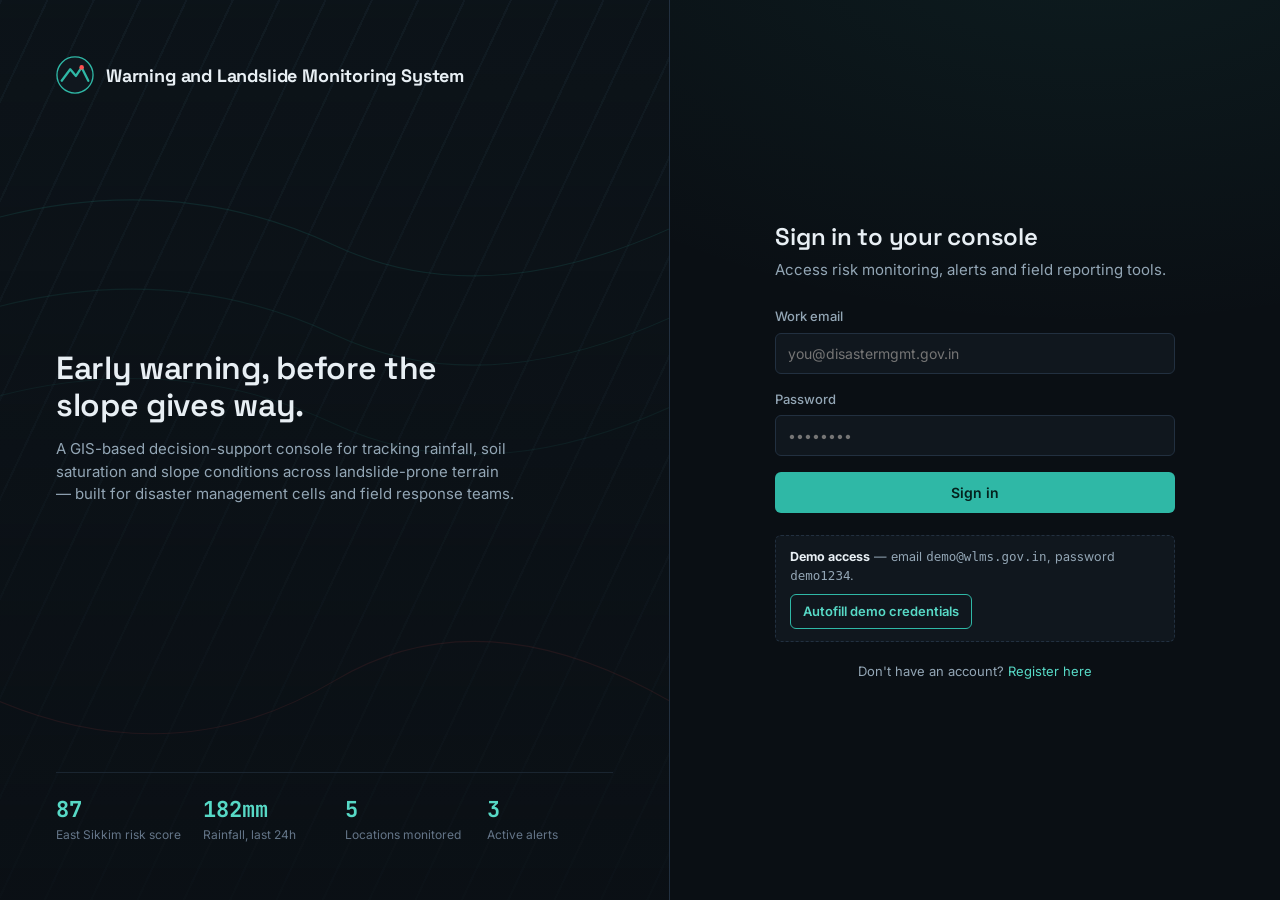
<file: warning-landslide-monitoring-system/index.html>
<!DOCTYPE html>
<html lang="en">
<head>
<meta charset="UTF-8">
<meta name="viewport" content="width=device-width, initial-scale=1.0">
<title>Sign In — Warning and Landslide Monitoring System</title>
<link rel="stylesheet" href="css/style.css">
</head>
<body>

<div class="auth-shell">
  <div class="auth-visual">
    <svg class="contour" viewBox="0 0 600 800" preserveAspectRatio="none" xmlns="http://www.w3.org/2000/svg">
      <path d="M-20 200 Q150 150 300 220 T650 180" stroke="#2FB8A6" stroke-width="1" fill="none" opacity="0.25"/>
      <path d="M-20 280 Q150 230 300 300 T650 260" stroke="#2FB8A6" stroke-width="1" fill="none" opacity="0.2"/>
      <path d="M-20 360 Q150 310 300 380 T650 340" stroke="#2FB8A6" stroke-width="1" fill="none" opacity="0.15"/>
      <path d="M-20 620 Q150 700 300 610 T650 660" stroke="#FF5252" stroke-width="1" fill="none" opacity="0.18"/>
    </svg>
    <div class="brand-mark">
      <svg class="logo-dot" viewBox="0 0 40 40" fill="none" xmlns="http://www.w3.org/2000/svg">
        <circle cx="20" cy="20" r="19" fill="#10171E" stroke="#2FB8A6" stroke-width="1.4"/>
        <path d="M6 26L15 14L21 21L27 12L34 26" stroke="#2FB8A6" stroke-width="2.4" stroke-linecap="round" stroke-linejoin="round"/>
        <circle cx="27" cy="12" r="2.4" fill="#FF5252"/>
      </svg>
      <span>Warning and Landslide Monitoring System</span>
    </div>
    <div class="pitch">
      <h1>Early warning, before the slope gives way.</h1>
      <p>A GIS-based decision-support console for tracking rainfall, soil saturation and slope conditions across landslide-prone terrain — built for disaster management cells and field response teams.</p>
    </div>
    <div class="live-readout">
      <div class="stat"><div class="val">87</div><div class="lbl">East Sikkim risk score</div></div>
      <div class="stat"><div class="val">182mm</div><div class="lbl">Rainfall, last 24h</div></div>
      <div class="stat"><div class="val">5</div><div class="lbl">Locations monitored</div></div>
      <div class="stat"><div class="val">3</div><div class="lbl">Active alerts</div></div>
    </div>
  </div>

  <div class="auth-form-side">
    <div class="auth-card">
      <div class="mobile-brand">
        <svg class="logo-dot" width="30" height="30" viewBox="0 0 40 40" fill="none" xmlns="http://www.w3.org/2000/svg">
          <circle cx="20" cy="20" r="19" fill="#10171E" stroke="#2FB8A6" stroke-width="1.4"/>
          <path d="M6 26L15 14L21 21L27 12L34 26" stroke="#2FB8A6" stroke-width="2.4" stroke-linecap="round" stroke-linejoin="round"/>
          <circle cx="27" cy="12" r="2.4" fill="#FF5252"/>
        </svg>
        <strong style="font-family:var(--font-display)">WLMS</strong>
      </div>

      <h2>Sign in to your console</h2>
      <p class="sub">Access risk monitoring, alerts and field reporting tools.</p>

      <div class="form-error" id="login-error"></div>

      <form id="login-form" onsubmit="handleLogin(event)">
        <div class="field">
          <label for="login-email">Work email</label>
          <input type="email" id="login-email" placeholder="you@disastermgmt.gov.in" required>
        </div>
        <div class="field">
          <label for="login-password">Password</label>
          <input type="password" id="login-password" placeholder="••••••••" required>
        </div>
        <button type="submit" class="btn btn-primary btn-block">Sign in</button>
      </form>

      <div class="demo-note">
        <b>Demo access</b> — email <code>demo@wlms.gov.in</code>, password <code>demo1234</code>.
        <div style="margin-top:8px;"><a href="#" class="btn btn-outline btn-sm" onclick="fillDemoLogin();return false;">Autofill demo credentials</a></div>
      </div>

      <div class="auth-foot">Don't have an account? <a href="register.html">Register here</a></div>
    </div>
  </div>
</div>

<script src="js/data.js"></script>
<script src="js/auth.js"></script>
<script>
  if (currentSession()) window.location.href = 'dashboard.html';
</script>
</body>
</html>
</file>
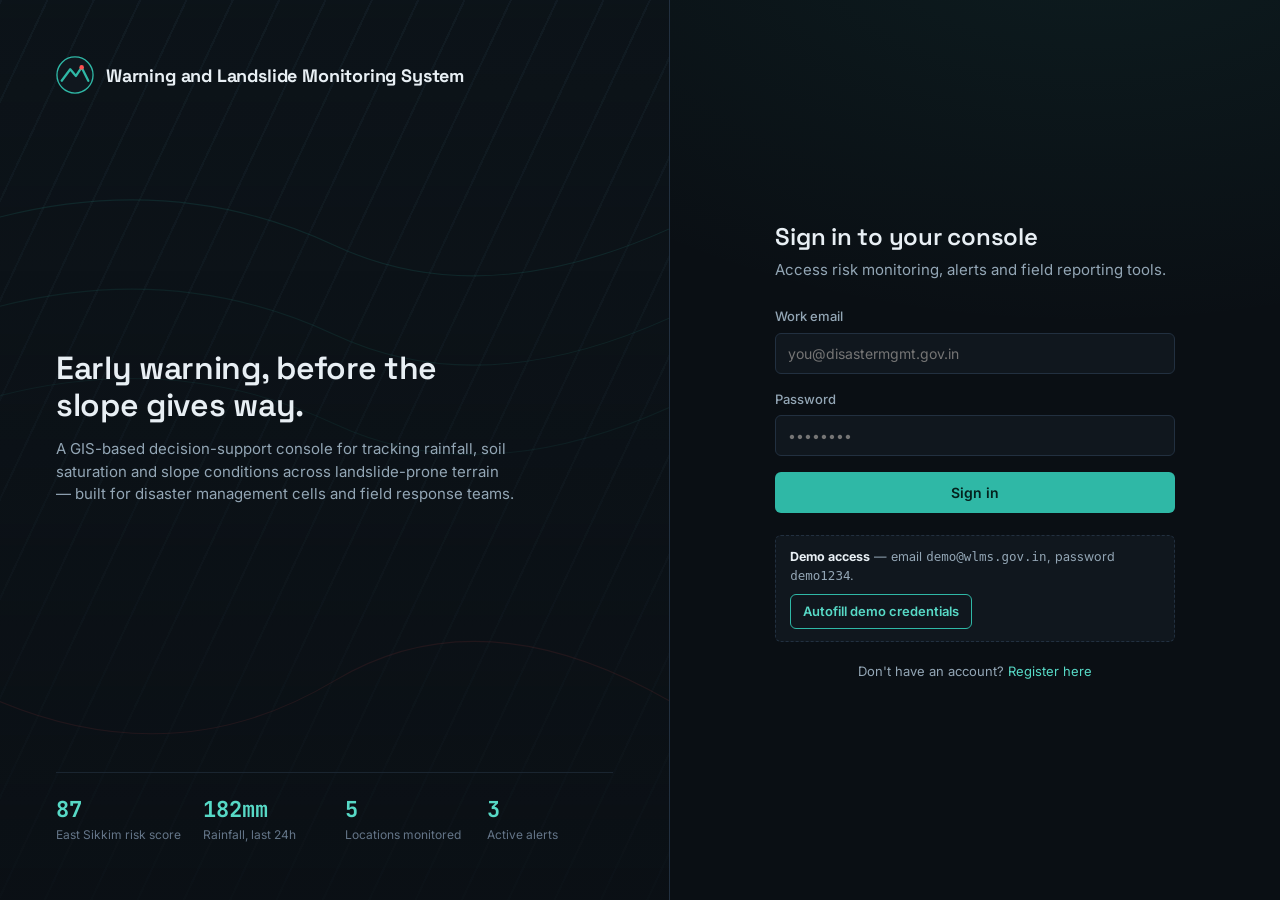
<file: warning-landslide-monitoring-system/alerts.html>
<!DOCTYPE html>
<html lang="en">
<head>
<meta charset="UTF-8">
<meta name="viewport" content="width=device-width, initial-scale=1.0">
<title>Alerts — Warning and Landslide Monitoring System</title>
<link rel="stylesheet" href="css/style.css">
<style>
  /* SMS Modal Styling */
  .modal-overlay {
    display: none;
    position: fixed;
    top: 0; left: 0; width: 100%; height: 100%;
    background: rgba(0, 0, 0, 0.75);
    backdrop-filter: blur(4px);
    z-index: 9999;
    align-items: center;
    justify-content: center;
  }
  .modal-card {
    background: var(--surface, #1e293b);
    border: 1px solid var(--border, #334155);
    border-radius: 12px;
    width: 90%;
    max-width: 440px;
    padding: 24px;
    box-shadow: 0 10px 25px rgba(0,0,0,0.5);
    color: var(--text, #f8fafc);
  }
  .sms-btn {
    background: linear-gradient(135deg, #0284c7, #2563eb);
    color: #fff;
    border: none;
    padding: 8px 16px;
    border-radius: 8px;
    font-weight: 600;
    font-size: 13px;
    cursor: pointer;
    display: inline-flex;
    align-items: center;
    gap: 6px;
    transition: transform 0.15s ease;
  }
  .sms-btn:hover { transform: scale(1.02); }
</style>
</head>
<body>
<div class="app-shell">
  <aside class="sidebar" id="sidebar-mount"></aside>
  <div class="main-col">
    <header class="topbar" id="topbar-mount"></header>
    <main class="page">
      <div class="page-head" style="display:flex; justify-content:space-between; align-items:flex-start; flex-wrap:wrap; gap:15px;">
        <div>
          <h1>Alert Dashboard</h1>
          <div class="desc">Early-warning notifications generated from risk analysis and live monitoring thresholds.</div>
        </div>
        
        <!-- SMS Subscription Trigger Button -->
        <div>
          <button class="sms-btn" onclick="openSmsModal()">
            📱 Alerts on SMS (Get Mobile Warnings)
          </button>
        </div>

        <div class="chip-row" style="width:100%; margin-top:12px;">
          <span class="chip active" data-filter="all">All</span>
          <span class="chip" data-filter="critical">Critical</span>
          <span class="chip" data-filter="high">High</span>
          <span class="chip" data-filter="moderate">Moderate</span>
          <span class="chip" data-filter="acknowledged">Acknowledged</span>
        </div>
      </div>

      <div class="grid grid-3" style="margin-bottom:20px;">
        <div class="stat-card c-crit"><div class="s-label">🔴 Critical Alerts</div><div class="s-value" id="cnt-critical">0</div></div>
        <div class="stat-card c-high"><div class="s-label">🟠 High Alerts</div><div class="s-value" id="cnt-high">0</div></div>
        <div class="stat-card c-mod"><div class="s-label">🟡 Moderate Alerts</div><div class="s-value" id="cnt-mod">0</div></div>
      </div>

      <div id="alerts-list"></div>
    </main>
  </div>
</div>

<!-- ================= SMS SUBSCRIPTION MODAL ================= -->
<div class="modal-overlay" id="sms-modal">
  <div class="modal-card">
    <div style="display:flex; justify-content:space-between; align-items:center; margin-bottom:14px;">
      <h3 style="margin:0; font-size:18px; color:#38bdf8;">📱 Subscribe to Emergency SMS Alerts</h3>
      <button onclick="closeSmsModal()" style="background:none; border:none; color:#94a3b8; font-size:20px; cursor:pointer;">&times;</button>
    </div>
    
    <p style="font-size:12.5px; color:var(--text-faint); margin-bottom:16px; line-height:1.4;">
      Receive instantaneous automated SMS text warnings on your mobile phone whenever a <b>HIGH</b> or <b>CRITICAL</b> landslide threat is detected in North-East Region.
    </p>

    <!-- STEP 1: Phone Input -->
    <div id="sms-step-phone">
      <label style="font-size:12px; font-weight:600; display:block; margin-bottom:6px;">Mobile Phone Number</label>
      <div style="display:flex; gap:8px;">
        <input type="text" value="+91" disabled style="width:50px; background:rgba(255,255,255,0.05); border:1px solid #475569; border-radius:6px; color:#fff; text-align:center;">
        <input type="tel" id="sms-input-phone" placeholder="Enter 10-digit number" maxlength="10" style="flex:1; padding:10px; border-radius:6px; border:1px solid #475569; background:#0f172a; color:#fff;">
      </div>
      <button class="btn btn-primary btn-block" style="margin-top:14px;" onclick="requestSmsOtp()">
        Send Verification OTP
      </button>
    </div>

    <!-- STEP 2: OTP Input (Hidden by default) -->
    <div id="sms-step-otp" style="display:none;">
      <div style="background:rgba(56, 189, 248, 0.1); border:1px dashed #38bdf8; padding:8px; border-radius:6px; font-size:12px; margin-bottom:12px;" id="sms-otp-hint">
        OTP has been sent to your mobile phone.
      </div>
      <label style="font-size:12px; font-weight:600; display:block; margin-bottom:6px;">Enter 6-Digit OTP</label>
      <input type="text" id="sms-input-otp" placeholder="e.g. 583921" maxlength="6" style="width:100%; padding:10px; border-radius:6px; border:1px solid #475569; background:#0f172a; color:#fff; text-align:center; font-size:18px; letter-spacing:4px;">
      
      <div style="display:flex; gap:8px; margin-top:14px;">
        <button class="btn btn-outline" style="flex:1;" onclick="resetSmsModal()">Back</button>
        <button class="btn btn-success" style="flex:2;" onclick="verifySmsOtp()">Verify & Activate</button>
      </div>
    </div>

    <!-- STEP 3: Success State -->
    <div id="sms-step-success" style="display:none; text-align:center; padding:10px 0;">
      <div style="font-size:40px;">✅</div>
      <h4 style="color:#4ade80; margin:8px 0 4px;">SMS Alerts Activated!</h4>
      <p style="font-size:12.5px; color:#94a3b8;" id="sms-success-msg">Your number is registered for automated early warnings.</p>
      <button class="btn btn-outline btn-sm" style="margin-top:14px;" onclick="closeSmsModal()">Done</button>
    </div>
  </div>
</div>

<script src="js/data.js"></script>
<script src="js/auth.js"></script>
<script src="js/shell.js"></script>
<script src="js/alerts.js"></script>
</body>
</html>
</file>
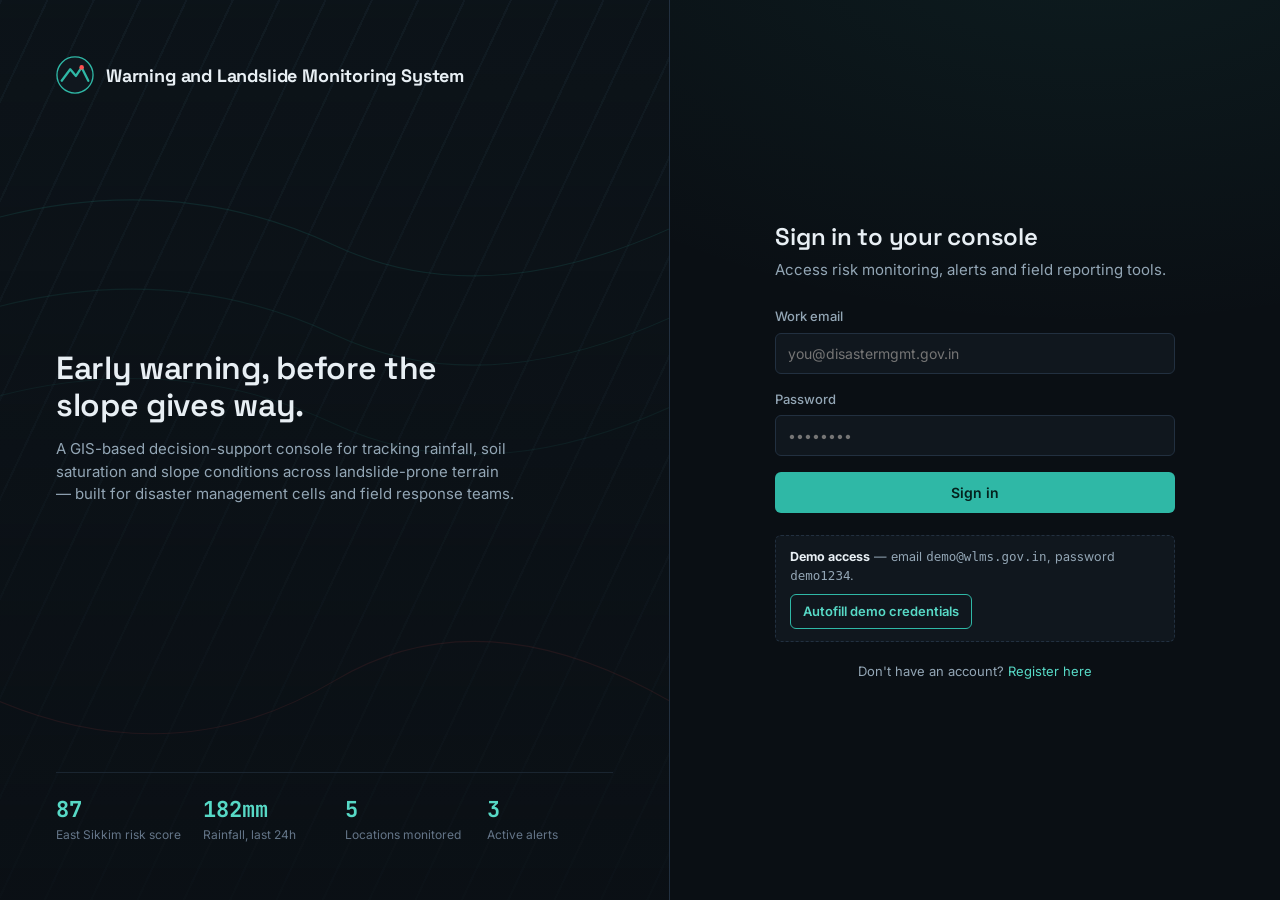
<file: warning-landslide-monitoring-system/emergency-priority.html>
<!DOCTYPE html>
<html lang="en">
<head>
<meta charset="UTF-8">
<meta name="viewport" content="width=device-width, initial-scale=1.0">
<title>Emergency Priority — Warning and Landslide Monitoring System</title>
<link rel="stylesheet" href="css/style.css">
</head>
<body>
<div class="app-shell">
  <aside class="sidebar" id="sidebar-mount"></aside>
  <div class="main-col">
    <header class="topbar" id="topbar-mount"></header>
    <main class="page">
      <div class="page-head">
        <div>
          <h1>Emergency Priority</h1>
          <div class="desc">Locations ranked by combined risk score, road status and active alert volume to guide response allocation.</div>
        </div>
      </div>
      <div id="priority-list"></div>
    </main>
  </div>
</div>

<script src="js/data.js"></script>
<script src="js/auth.js"></script>
<script src="js/shell.js"></script>
<script src="js/emergency-priority.js"></script>
</body>
</html>
</file>
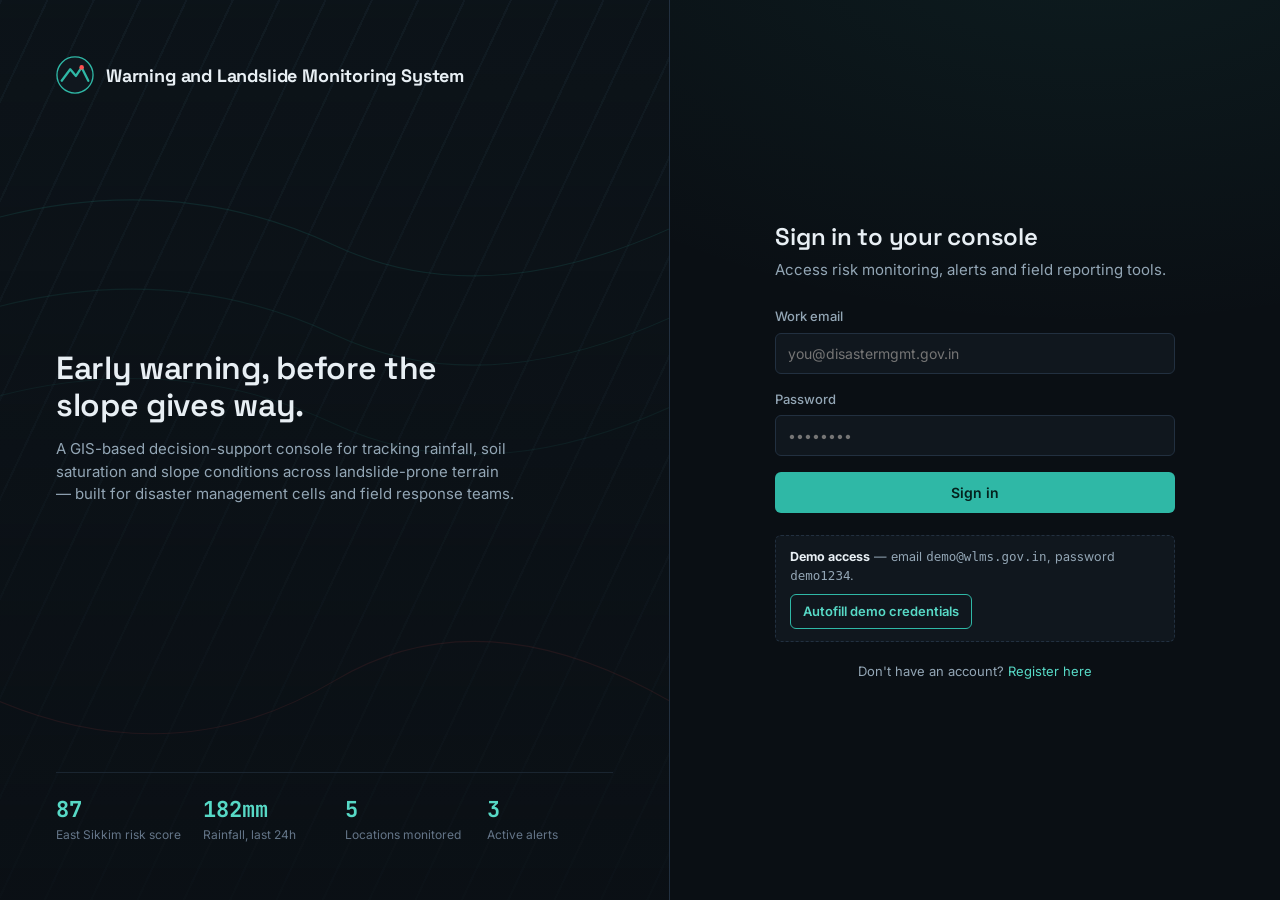
<file: warning-landslide-monitoring-system/field-reports.html>
<!DOCTYPE html>
<html lang="en">
<head>
<meta charset="UTF-8">
<meta name="viewport" content="width=device-width, initial-scale=1.0">
<title>Field Reports — Warning and Landslide Monitoring System</title>
<link rel="stylesheet" href="css/style.css">
</head>
<body>
<div class="app-shell">
  <aside class="sidebar" id="sidebar-mount"></aside>
  <div class="main-col">
    <header class="topbar" id="topbar-mount"></header>
    <main class="page">
      <div class="page-head">
        <div>
          <h1>Field Reporting</h1>
          <div class="desc">Submit ground observations from the field — cracks, slope movement, landslides or road blockages.</div>
        </div>
      </div>

      <div class="grid" style="grid-template-columns:1fr 1.1fr; align-items:start;">
        <div class="panel">
          <div class="panel-head"><h3>New Field Report</h3><span class="tag">GEOLOCATION ENABLED</span></div>
          <div class="panel-pad">
            <div class="form-success" id="fr-success">✅ Field report submitted successfully.</div>
            <form id="report-form">
              <div class="field">
                <label for="fr-location">Location name</label>
                <input type="text" id="fr-location" placeholder="e.g. East Sikkim — Rongli sector" required>
              </div>
              <div class="field-row">
                <div class="field">
                  <label for="fr-lat">Latitude</label>
                  <input type="text" id="fr-lat" placeholder="27.3389" required>
                </div>
                <div class="field">
                  <label for="fr-lng">Longitude</label>
                  <input type="text" id="fr-lng" placeholder="88.6065" required>
                </div>
              </div>
              <button type="button" class="btn btn-ghost btn-sm" style="margin-bottom:16px;" onclick="useMyLocation()">📍 Use My Location</button>

              <div class="field">
                <label for="fr-type">Report type</label>
                <select id="fr-type">
                  <option>Crack</option>
                  <option>Slope Movement</option>
                  <option>Landslide</option>
                  <option>Road Blockage</option>
                </select>
              </div>
              <div class="field">
                <label for="fr-desc">Description</label>
                <textarea id="fr-desc" rows="4" placeholder="Describe what was observed…" required></textarea>
              </div>
              <div class="field">
                <label>Photo upload</label>
                <div class="upload-box" onclick="document.getElementById('fr-photo').click()">
                  📷 Click to upload a photo, or drag one here
                </div>
                <input type="file" id="fr-photo" accept="image/*" style="display:none;" onchange="previewPhoto(event)">
                <img id="fr-preview" class="img-preview">
              </div>
              <button type="submit" class="btn btn-primary btn-block">Submit Report</button>
            </form>
          </div>
        </div>

        <div class="panel">
          <div class="panel-head"><h3>Submitted Reports</h3><span class="tag" id="fr-count">0 total</span></div>
          <div class="panel-pad" id="reports-list" style="max-height:640px; overflow-y:auto;"></div>
        </div>
      </div>
    </main>
  </div>
</div>

<script src="js/data.js"></script>
<script src="js/auth.js"></script>
<script src="js/shell.js"></script>
<script src="js/field-reports.js"></script>
</body>
</html>
</file>
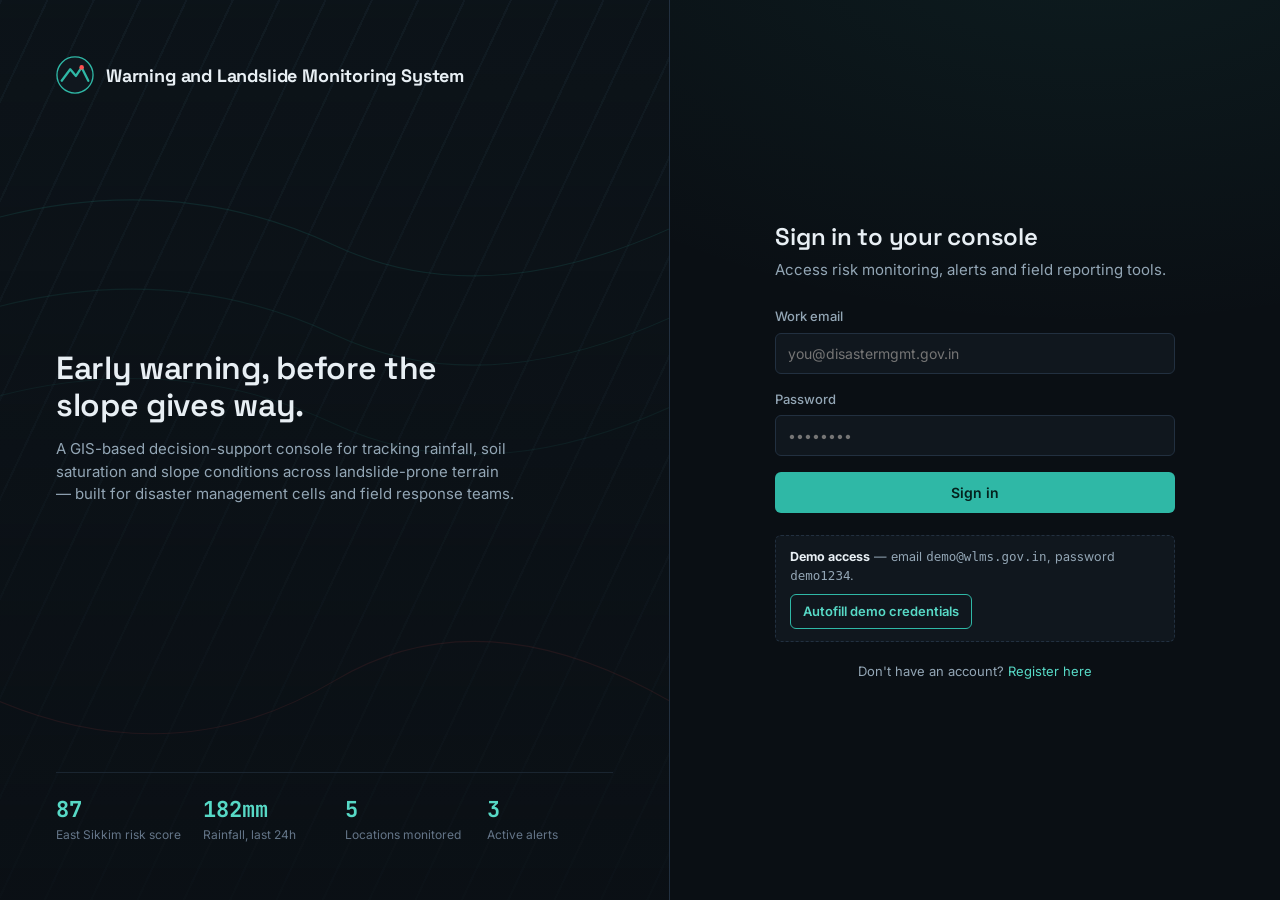
<file: warning-landslide-monitoring-system/historical-landslides.html>
<!DOCTYPE html>
<html lang="en">
<head>
<meta charset="UTF-8">
<meta name="viewport" content="width=device-width, initial-scale=1.0">
<title>Historical Landslides — Warning and Landslide Monitoring System</title>
<link rel="stylesheet" href="css/style.css">
</head>
<body>
<div class="app-shell">
  <aside class="sidebar" id="sidebar-mount"></aside>
  <div class="main-col">
    <header class="topbar" id="topbar-mount"></header>
    <main class="page">
      <div class="page-head">
        <div>
          <h1>Historical Landslides</h1>
          <div class="desc">Recorded incidents across monitored regions, 2019–2025.</div>
        </div>
      </div>

      <div class="grid grid-2" style="margin-bottom:20px;">
        <div class="panel panel-pad">
          <div class="panel-head" style="padding:0 0 14px; border:none;"><h3>Landslides by Year</h3></div>
          <canvas id="chart-year" height="200"></canvas>
        </div>
        <div class="panel panel-pad">
          <div class="panel-head" style="padding:0 0 14px; border:none;"><h3>Severity Distribution</h3></div>
          <canvas id="chart-severity" height="200"></canvas>
        </div>
      </div>

      <div class="panel panel-pad" style="margin-bottom:20px;">
        <div class="panel-head" style="padding:0 0 14px; border:none;"><h3>Incidents by Location</h3></div>
        <div id="loc-bars"></div>
      </div>

      <div class="panel">
        <div class="panel-head"><h3>Incident Log</h3><span class="tag" id="hist-count"></span></div>
        <div style="overflow-x:auto;">
          <table>
            <thead><tr><th>Year</th><th>Location</th><th>Severity</th><th>Deaths</th><th>Roads Blocked</th></tr></thead>
            <tbody id="hist-table-body"></tbody>
          </table>
        </div>
      </div>
    </main>
  </div>
</div>

<script src="js/data.js"></script>
<script src="js/auth.js"></script>
<script src="js/shell.js"></script>
<script src="js/historical.js"></script>
</body>
</html>
</file>
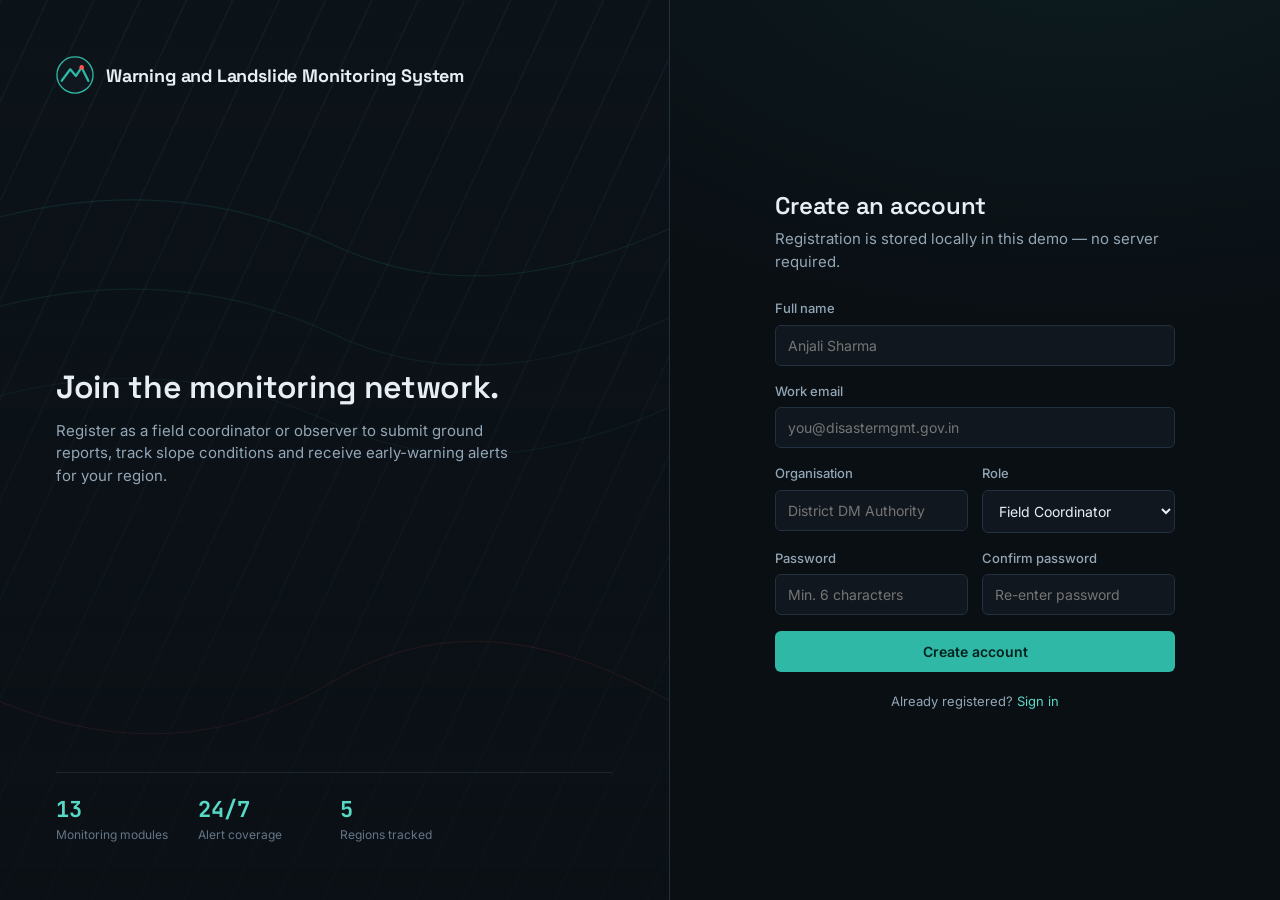
<file: warning-landslide-monitoring-system/register.html>
<!DOCTYPE html>
<html lang="en">
<head>
<meta charset="UTF-8">
<meta name="viewport" content="width=device-width, initial-scale=1.0">
<title>Register — Warning and Landslide Monitoring System</title>
<link rel="stylesheet" href="css/style.css">
</head>
<body>

<div class="auth-shell">
  <div class="auth-visual">
    <svg class="contour" viewBox="0 0 600 800" preserveAspectRatio="none" xmlns="http://www.w3.org/2000/svg">
      <path d="M-20 200 Q150 150 300 220 T650 180" stroke="#2FB8A6" stroke-width="1" fill="none" opacity="0.25"/>
      <path d="M-20 280 Q150 230 300 300 T650 260" stroke="#2FB8A6" stroke-width="1" fill="none" opacity="0.2"/>
      <path d="M-20 360 Q150 310 300 380 T650 340" stroke="#2FB8A6" stroke-width="1" fill="none" opacity="0.15"/>
      <path d="M-20 620 Q150 700 300 610 T650 660" stroke="#FF5252" stroke-width="1" fill="none" opacity="0.18"/>
    </svg>
    <div class="brand-mark">
      <svg class="logo-dot" viewBox="0 0 40 40" fill="none" xmlns="http://www.w3.org/2000/svg">
        <circle cx="20" cy="20" r="19" fill="#10171E" stroke="#2FB8A6" stroke-width="1.4"/>
        <path d="M6 26L15 14L21 21L27 12L34 26" stroke="#2FB8A6" stroke-width="2.4" stroke-linecap="round" stroke-linejoin="round"/>
        <circle cx="27" cy="12" r="2.4" fill="#FF5252"/>
      </svg>
      <span>Warning and Landslide Monitoring System</span>
    </div>
    <div class="pitch">
      <h1>Join the monitoring network.</h1>
      <p>Register as a field coordinator or observer to submit ground reports, track slope conditions and receive early-warning alerts for your region.</p>
    </div>
    <div class="live-readout">
      <div class="stat"><div class="val">13</div><div class="lbl">Monitoring modules</div></div>
      <div class="stat"><div class="val">24/7</div><div class="lbl">Alert coverage</div></div>
      <div class="stat"><div class="val">5</div><div class="lbl">Regions tracked</div></div>
    </div>
  </div>

  <div class="auth-form-side">
    <div class="auth-card">
      <div class="mobile-brand">
        <svg class="logo-dot" width="30" height="30" viewBox="0 0 40 40" fill="none" xmlns="http://www.w3.org/2000/svg">
          <circle cx="20" cy="20" r="19" fill="#10171E" stroke="#2FB8A6" stroke-width="1.4"/>
          <path d="M6 26L15 14L21 21L27 12L34 26" stroke="#2FB8A6" stroke-width="2.4" stroke-linecap="round" stroke-linejoin="round"/>
          <circle cx="27" cy="12" r="2.4" fill="#FF5252"/>
        </svg>
        <strong style="font-family:var(--font-display)">WLMS</strong>
      </div>

      <h2>Create an account</h2>
      <p class="sub">Registration is stored locally in this demo — no server required.</p>

      <div class="form-error" id="reg-error"></div>
      <div class="form-success" id="reg-success"></div>

      <form id="register-form" onsubmit="handleRegister(event)">
        <div class="field">
          <label for="reg-name">Full name</label>
          <input type="text" id="reg-name" placeholder="Anjali Sharma" required>
        </div>
        <div class="field">
          <label for="reg-email">Work email</label>
          <input type="email" id="reg-email" placeholder="you@disastermgmt.gov.in" required>
        </div>
        <div class="field-row">
          <div class="field">
            <label for="reg-org">Organisation</label>
            <input type="text" id="reg-org" placeholder="District DM Authority">
          </div>
          <div class="field">
            <label for="reg-role">Role</label>
            <select id="reg-role">
              <option>Field Coordinator</option>
              <option>Disaster Management Officer</option>
              <option>GIS Analyst</option>
              <option>Community Observer</option>
            </select>
          </div>
        </div>
        <div class="field-row">
          <div class="field">
            <label for="reg-password">Password</label>
            <input type="password" id="reg-password" placeholder="Min. 6 characters" required>
          </div>
          <div class="field">
            <label for="reg-confirm">Confirm password</label>
            <input type="password" id="reg-confirm" placeholder="Re-enter password" required>
          </div>
        </div>
        <button type="submit" class="btn btn-primary btn-block">Create account</button>
      </form>

      <div class="auth-foot">Already registered? <a href="index.html">Sign in</a></div>
    </div>
  </div>
</div>

<script src="js/data.js"></script>
<script src="js/auth.js"></script>
</body>
</html>
</file>
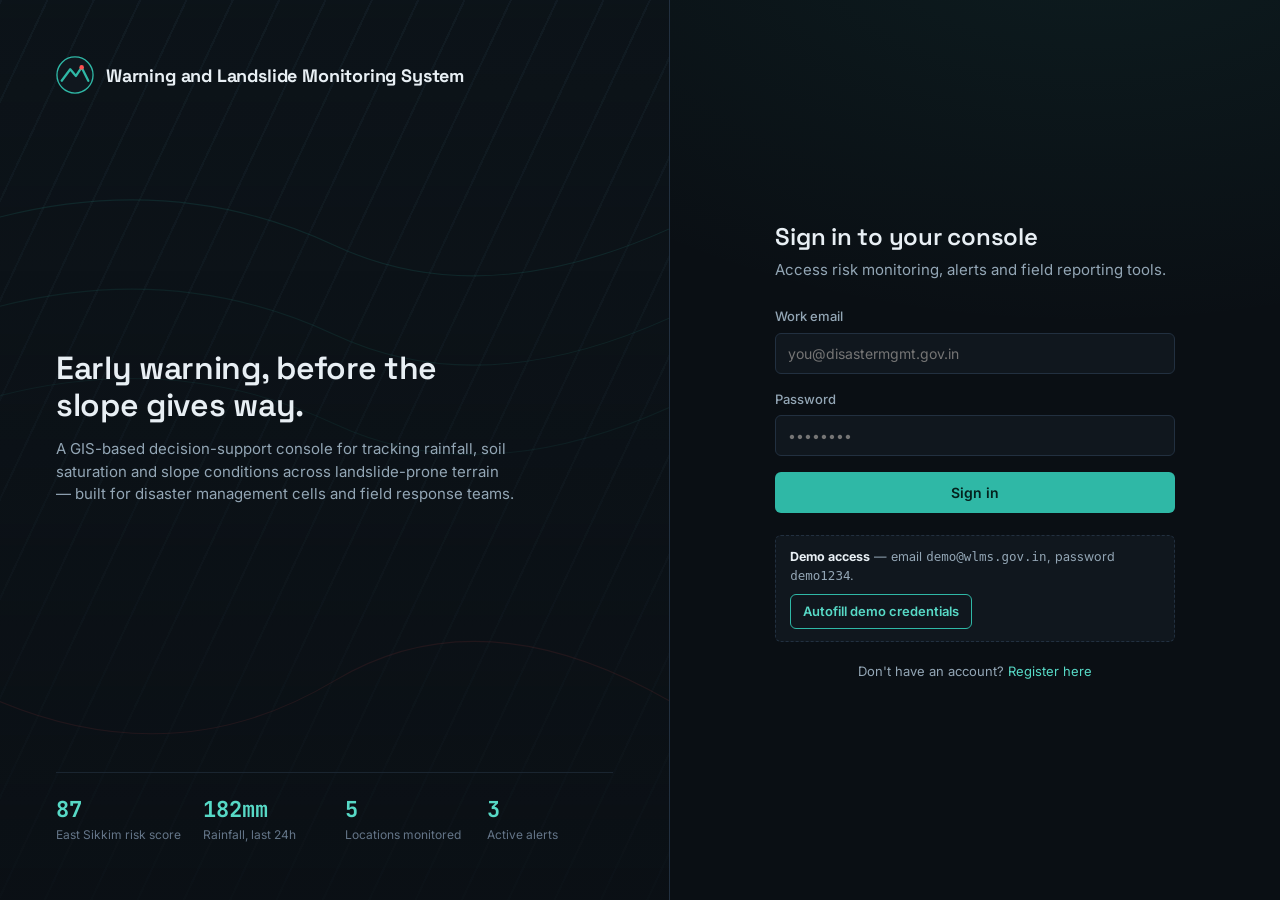
<file: warning-landslide-monitoring-system/risk-analysis.html>
<!DOCTYPE html>
<html lang="en">
<head>
<meta charset="UTF-8">
<meta name="viewport" content="width=device-width, initial-scale=1.0">
<title>Risk Analysis — Warning and Landslide Monitoring System</title>
<link rel="stylesheet" href="css/style.css">
</head>
<body>
<div class="app-shell">
  <aside class="sidebar" id="sidebar-mount"></aside>
  <div class="main-col">
    <header class="topbar" id="topbar-mount"></header>
    <main class="page">
      <div class="page-head">
        <div>
          <h1>Risk Analysis</h1>
          <div class="desc">Enter environmental readings to simulate a landslide risk score using the WLMS scoring model.</div>
        </div>
      </div>

      <div class="grid" style="grid-template-columns: 1fr 1fr; align-items:start;">
        <div class="panel">
          <div class="panel-head"><h3>Environmental Inputs</h3><span class="tag">SIMULATION</span></div>
          <div class="panel-pad">
            <form id="risk-form">
              <div class="field">
                <label for="in-location">Location label</label>
                <input type="text" id="in-location" value="East Sikkim">
              </div>
              <div class="field-row">
                <div class="field">
                  <label for="in-rainfall">Rainfall — 24h (mm)</label>
                  <input type="number" id="in-rainfall" value="182" min="0" max="400" required>
                </div>
                <div class="field">
                  <label for="in-soil">Soil Moisture (%)</label>
                  <input type="number" id="in-soil" value="78" min="0" max="100" required>
                </div>
              </div>
              <div class="field-row">
                <div class="field">
                  <label for="in-slope">Slope Angle (°)</label>
                  <input type="number" id="in-slope" value="36" min="0" max="70" required>
                </div>
                <div class="field">
                  <label for="in-elevation">Elevation (m)</label>
                  <input type="number" id="in-elevation" value="1850" min="0" max="6000" required>
                </div>
              </div>
              <div class="field">
                <label for="in-history">Historical Landslides</label>
                <select id="in-history">
                  <option>Low</option>
                  <option>Moderate</option>
                  <option selected>High</option>
                </select>
              </div>
              <button type="submit" class="btn btn-primary btn-block">Analyze Risk</button>
            </form>
            <div class="demo-note">Scoring is computed client-side from weighted rainfall, soil moisture, slope, elevation and historical-incidence factors — a frontend simulation, not a live ML backend.</div>
          </div>
        </div>

        <div class="panel" id="result-panel" style="display:none;">
          <div class="panel-head"><h3>Analysis Result</h3><span class="tag" id="result-time"></span></div>
          <div class="panel-pad">
            <div class="risk-meter-wrap">
              <div class="risk-meter">
                <svg viewBox="0 0 220 130">
                  <path class="track" d="M20,110 A90,90 0 0,1 200,110"/>
                  <path class="arc-seg" stroke="#3ED07C" d="M20,110 A90,90 0 0,1 73,32"/>
                  <path class="arc-seg" stroke="#F0C93D" d="M73,32 A90,90 0 0,1 110,20"/>
                  <path class="arc-seg" stroke="#FF9A3D" d="M110,20 A90,90 0 0,1 158,36"/>
                  <path class="arc-seg" stroke="#FF5252" d="M158,36 A90,90 0 0,1 200,110"/>
                  <g class="needle" id="ra-needle">
                    <line x1="110" y1="110" x2="110" y2="34" stroke="#E8EFF4" stroke-width="3" stroke-linecap="round"/>
                    <circle class="needle-base" cx="110" cy="110" r="7"/>
                  </g>
                </svg>
                <div class="readout">
                  <div class="score" id="ra-score">0</div>
                  <div class="of100">out of 100</div>
                </div>
              </div>
            </div>
            <div style="text-align:center; margin:6px 0 16px;">
              <span class="badge" id="ra-badge"></span>
            </div>
            <div class="grid grid-2" style="margin-bottom:16px;">
              <div class="stat-card"><div class="s-label">Confidence</div><div class="s-value" id="ra-confidence">—</div></div>
              <div class="stat-card"><div class="s-label">Location</div><div class="s-value" style="font-size:16px;" id="ra-location">—</div></div>
            </div>
            <div class="panel panel-pad" style="background:var(--bg-raised);">
              <div style="font-size:12px; color:var(--text-faint); margin-bottom:4px;">Recommendation</div>
              <div id="ra-recommendation" style="font-weight:600; font-size:14px;"></div>
            </div>
            <div id="ra-alert-note" class="demo-note" style="display:none; margin-top:16px; border-color:var(--risk-crit); color:#ffb3b3;"></div>
            <div style="display:flex; gap:10px; margin-top:16px;">
              <a href="alerts.html" class="btn btn-outline btn-sm">View Alerts</a>
              <a href="risk-map.html" class="btn btn-ghost btn-sm">Open Risk Map</a>
            </div>
          </div>
        </div>

        <div class="panel" id="placeholder-panel">
          <div class="empty-state">
            <div class="ic">📊</div>
            <div>Run an analysis to see the computed risk score, confidence and recommendation here.</div>
          </div>
        </div>
      </div>
    </main>
  </div>
</div>

<script src="js/data.js"></script>
<script src="js/auth.js"></script>
<script src="js/shell.js"></script>
<script src="js/risk-analysis.js"></script>
</body>
</html>
</file>
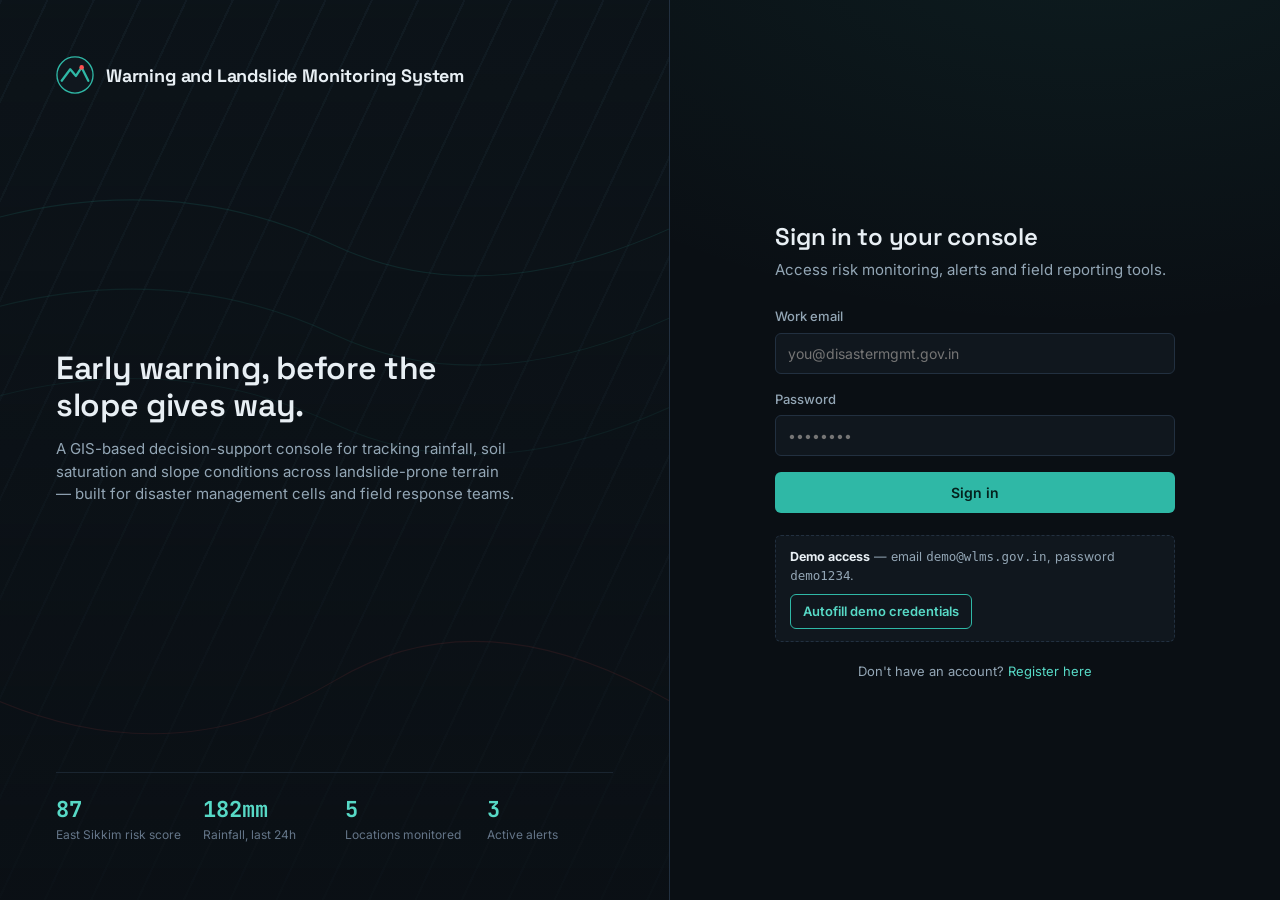
<file: warning-landslide-monitoring-system/road-monitoring.html>
<!DOCTYPE html>
<html lang="en">
<head>
<meta charset="UTF-8">
<meta name="viewport" content="width=device-width, initial-scale=1.0">
<title>Road Monitoring — Warning and Landslide Monitoring System</title>
<link rel="stylesheet" href="css/style.css">
</head>
<body>
<div class="app-shell">
  <aside class="sidebar" id="sidebar-mount"></aside>
  <div class="main-col">
    <header class="topbar" id="topbar-mount"></header>
    <main class="page">
      <div class="page-head">
        <div>
          <h1>Road Monitoring</h1>
          <div class="desc">Connectivity status of key highways and access roads across monitored regions.</div>
        </div>
        <div class="chip-row">
          <span class="chip active" data-filter="all">All roads</span>
          <span class="chip" data-filter="open">Open</span>
          <span class="chip" data-filter="at-risk">At Risk</span>
          <span class="chip" data-filter="blocked">Blocked</span>
        </div>
      </div>

      <div class="grid" style="grid-template-columns: 1fr 1.3fr; margin-bottom:20px; align-items:start;">
        <div class="panel panel-pad">
          <div class="panel-head" style="padding:0 0 14px; border:none;"><h3>Overall Connectivity</h3></div>
          <canvas id="road-donut" height="220"></canvas>
          <div style="display:flex; justify-content:center; gap:16px; margin-top:12px; font-size:12.5px;">
            <span class="text-dim">🟢 Open 68%</span>
            <span class="text-dim">🟠 At Risk 22%</span>
            <span class="text-dim">🔴 Blocked 10%</span>
          </div>
        </div>
        <div class="grid grid-3">
          <div class="stat-card c-low"><div class="s-label">🟢 Open Roads</div><div class="s-value">68<small>%</small></div><div class="s-sub">Clear connectivity, routine patrol</div></div>
          <div class="stat-card c-high"><div class="s-label">🟠 At Risk</div><div class="s-value">22<small>%</small></div><div class="s-sub">Elevated caution, escort advised</div></div>
          <div class="stat-card c-crit"><div class="s-label">🔴 Blocked</div><div class="s-value">10<small>%</small></div><div class="s-sub">Impassable, rerouting active</div></div>
        </div>
      </div>

      <div class="panel">
        <div class="panel-head"><h3>Road Segments</h3><span class="tag" id="road-count">0 segments</span></div>
        <div style="overflow-x:auto;">
          <table>
            <thead><tr><th>Segment</th><th>Location</th><th>Status</th><th>Last Update</th><th>Note</th></tr></thead>
            <tbody id="road-table-body"></tbody>
          </table>
        </div>
      </div>
    </main>
  </div>
</div>

<script src="js/data.js"></script>
<script src="js/auth.js"></script>
<script src="js/shell.js"></script>
<script src="js/road-monitoring.js"></script>
</body>
</html>
</file>
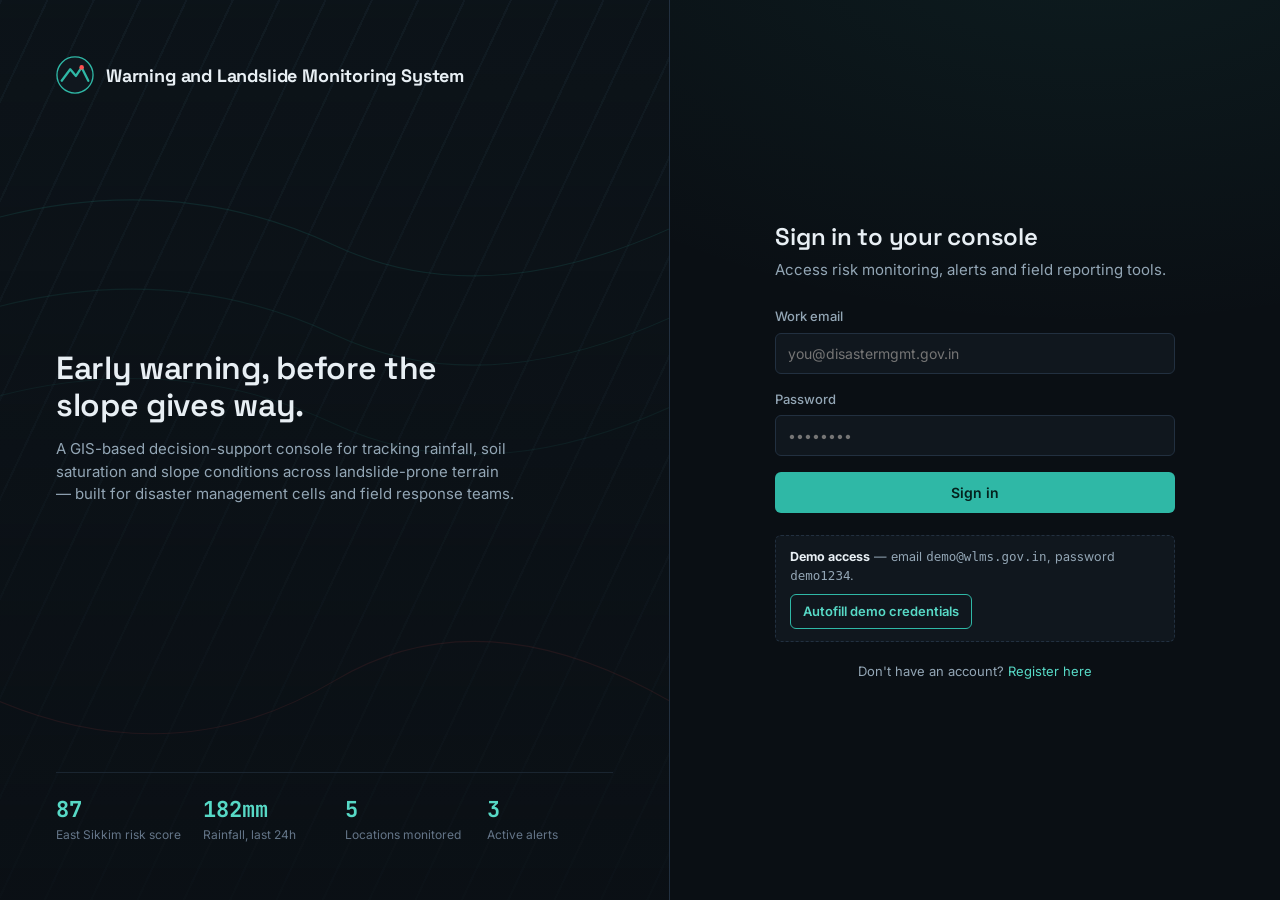
<file: warning-landslide-monitoring-system/safety-information.html>
<!DOCTYPE html>
<html lang="en">
<head>
<meta charset="UTF-8">
<meta name="viewport" content="width=device-width, initial-scale=1.0">
<title>Safety Information — Warning and Landslide Monitoring System</title>
<link rel="stylesheet" href="css/style.css">
</head>
<body>
<div class="app-shell">
  <aside class="sidebar" id="sidebar-mount"></aside>
  <div class="main-col">
    <header class="topbar" id="topbar-mount"></header>
    <main class="page">
      <div class="page-head">
        <div>
          <h1>Safety Information</h1>
          <div class="desc">Guidance for residents and field teams operating in landslide-prone terrain.</div>
        </div>
      </div>

      <div class="grid grid-3" style="margin-bottom:20px;">
        <div class="safety-card">
          <h4>🚨 Warning Signs to Watch For</h4>
          <ul>
            <li>New cracks in walls, pavement or the ground</li>
            <li>Doors or windows sticking for the first time</li>
            <li>Tilting trees, retaining walls, or utility poles</li>
            <li>Sudden increase or decrease in stream water levels</li>
            <li>Faint rumbling sound that increases in volume</li>
          </ul>
        </div>
        <div class="safety-card">
          <h4>🎒 Before an Event</h4>
          <ul>
            <li>Know your area's landslide and debris-flow risk</li>
            <li>Prepare an emergency kit and evacuation route</li>
            <li>Keep a family communication and meeting plan</li>
            <li>Follow official rainfall and slope advisories</li>
          </ul>
        </div>
        <div class="safety-card">
          <h4>🏃 During an Event</h4>
          <ul>
            <li>Move away from the path of the slide immediately</li>
            <li>Head to high, stable ground away from slopes</li>
            <li>Avoid river valleys and low-lying areas</li>
            <li>Stay alert — landslides can occur with little warning</li>
          </ul>
        </div>
      </div>

      <div class="grid grid-2" style="margin-bottom:20px;">
        <div class="safety-card">
          <h4>🩹 After an Event</h4>
          <ul>
            <li>Stay away from the slide area — risk of further slides</li>
            <li>Check for injured or trapped people near the site, without entering the direct slide path</li>
            <li>Report broken utility lines to authorities</li>
            <li>Watch for flooding, which may follow a landslide</li>
          </ul>
        </div>
        <div class="safety-card">
          <h4>👷 Field Team Protocol</h4>
          <ul>
            <li>Never inspect an active slope alone — work in pairs</li>
            <li>Carry communication devices with a live GPS signal</li>
            <li>Log field reports immediately through this system</li>
            <li>Withdraw immediately if ground movement is felt</li>
          </ul>
        </div>
      </div>

      <div class="panel panel-pad">
        <h4 style="margin-bottom:14px;">📞 Emergency Contacts (Demo Directory)</h4>
        <table>
          <thead><tr><th>Service</th><th>Contact</th><th>Coverage</th></tr></thead>
          <tbody>
            <tr><td>National Disaster Response Force</td><td class="mono">1078</td><td>Pan-India</td></tr>
            <tr><td>State Emergency Operations Centre — Sikkim</td><td class="mono">1070</td><td>Sikkim</td></tr>
            <tr><td>District Control Room — East Sikkim</td><td class="mono">03592-202033</td><td>East Sikkim</td></tr>
            <tr><td>Aizawl Civil Defence</td><td class="mono">0389-2322879</td><td>Mizoram</td></tr>
            <tr><td>Ambulance</td><td class="mono">108</td><td>Pan-India</td></tr>
          </tbody>
        </table>
        <p class="text-faint" style="font-size:11.5px; margin-top:10px;">Demo directory for presentation purposes — verify current numbers with local authorities.</p>
      </div>
    </main>
  </div>
</div>

<script src="js/data.js"></script>
<script src="js/auth.js"></script>
<script src="js/shell.js"></script>
<script>initShell({ active: 'safety-information.html', title: 'Safety Information', crumb: 'Insights / Safety Information' });</script>
</body>
</html>
</file>
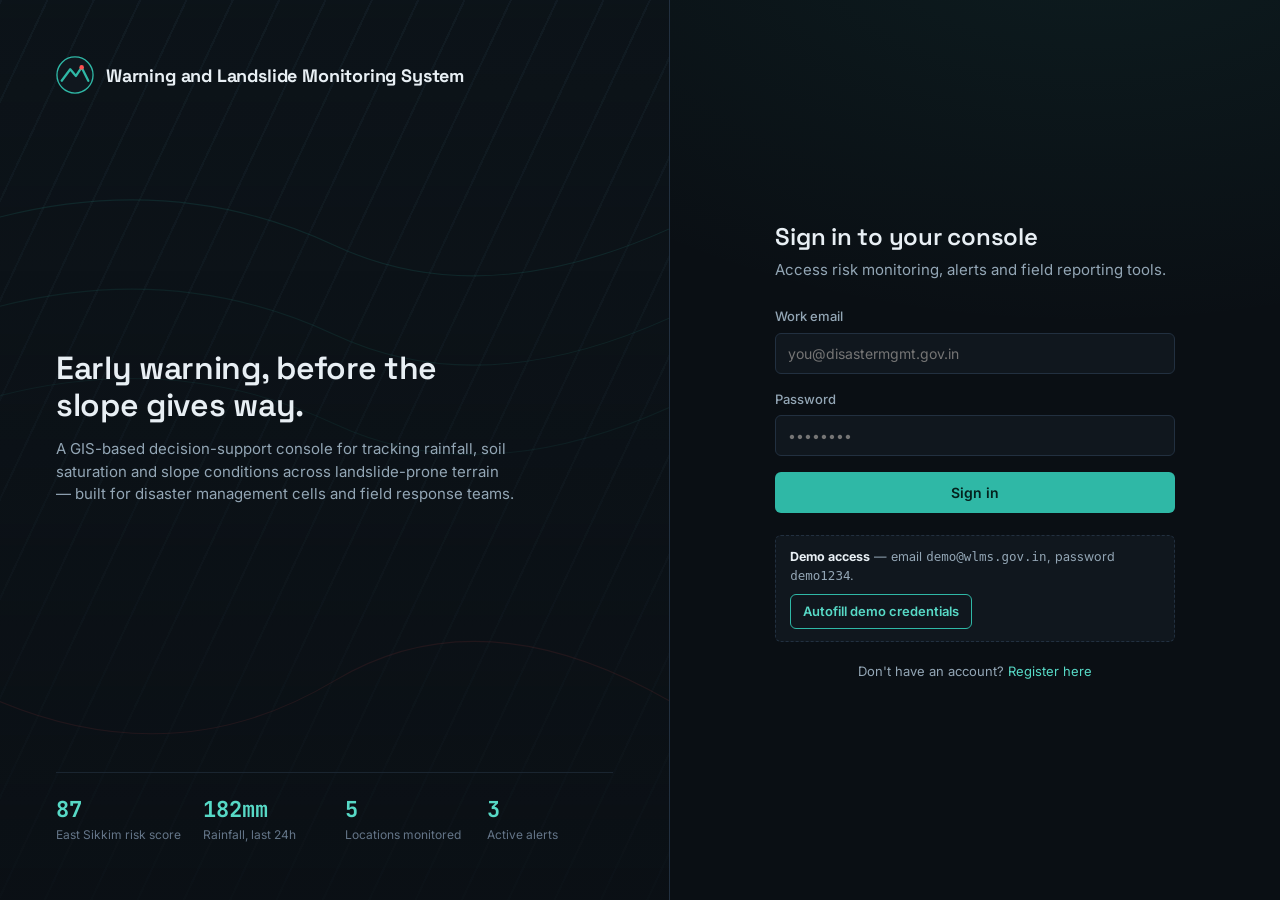
<file: warning-landslide-monitoring-system/settings.html>
<!DOCTYPE html>
<html lang="en">
<head>
<meta charset="UTF-8">
<meta name="viewport" content="width=device-width, initial-scale=1.0">
<title>Settings — Warning and Landslide Monitoring System (NER)</title>
<link rel="stylesheet" href="css/style.css">
</head>
<body>
<div class="app-shell">
  <aside class="sidebar" id="sidebar-mount"></aside>
  <div class="main-col">
    <header class="topbar" id="topbar-mount"></header>
    <main class="page">
      <div class="page-head">
        <div>
          <h1>Settings</h1>
          <div class="desc">Manage command center profile, early-warning thresholds, and 24x7 satellite pipeline preferences.</div>
        </div>
      </div>

      <div class="grid" style="grid-template-columns:1fr 1fr; align-items:start;">
        <!-- 1. Officer Profile -->
        <div class="panel">
          <div class="panel-head"><h3>Disaster Management Profile</h3></div>
          <div class="panel-pad" id="profile-block"></div>
        </div>

        <!-- 2. Command Center Appearance -->
        <div class="panel">
          <div class="panel-head"><h3>Appearance &amp; Interface</h3></div>
          <div class="panel-pad">
            <div class="settings-row">
              <div>
                <div class="sr-title">Theme</div>
                <div class="sr-desc">Command center is optimized for high-contrast dark radar displays.</div>
              </div>
              <div class="theme-swatch">
                <button style="background:#0A0F14;" class="active" data-theme="dark" title="Dark Command Center"></button>
                <button style="background:#EDEFF1;" data-theme="light" title="Light Theme"></button>
              </div>
            </div>
            <div class="settings-row">
              <div>
                <div class="sr-title">Regional Language</div>
                <div class="sr-desc">Interface language for warnings and field telemetry reports.</div>
              </div>
              <select id="lang-select" class="select-plain" style="max-width:180px;">
                <option value="en">English</option>
                <option value="hi">हिन्दी (Hindi)</option>
                <option value="ne">नेपाली (Nepali)</option>
              </select>
            </div>
          </div>
        </div>

        <!-- 3. Notification & Alert Triggers -->
        <div class="panel">
          <div class="panel-head"><h3>Early-Warning Dispatch Rules</h3></div>
          <div class="panel-pad">
            <div class="settings-row">
              <div><div class="sr-title">Critical alert push</div><div class="sr-desc">Immediate dispatch audio/push trigger for CRITICAL severity (Score &ge; 75).</div></div>
              <label class="switch"><input type="checkbox" id="notif-critical" checked><span class="slider"></span></label>
            </div>
            <div class="settings-row">
              <div><div class="sr-title">High risk advisory</div><div class="sr-desc">Notify SDRF &amp; highway units when a location crosses into HIGH risk.</div></div>
              <label class="switch"><input type="checkbox" id="notif-high" checked><span class="slider"></span></label>
            </div>
            <div class="settings-row">
              <div><div class="sr-title">Daily meteorological summary</div><div class="sr-desc">Morning digest of cumulative rainfall changes and landslide susceptibility.</div></div>
              <label class="switch"><input type="checkbox" id="notif-daily" checked><span class="slider"></span></label>
            </div>
          </div>
        </div>

        <!-- 4. Data & Pipeline Sync -->
        <div class="panel">
          <div class="panel-head"><h3>Cloud Pipeline &amp; Telemetry Storage</h3></div>
          <div class="panel-pad">
            <p class="text-dim" style="font-size:13px; line-height:1.5;">
              Geotagged field reports, live satellite radar observations, and AI risk models are synchronized in real-time between the <b>FastAPI Cloud Backend</b> (<code style="color:#38bdf8;">soil_risk.db</code>) and the local command cache.
            </p>
            <div style="display:flex; gap:10px; flex-wrap:wrap; margin-top:16px;">
              <button class="btn btn-outline btn-sm" onclick="exportData()">Export Telemetry Snapshot (JSON)</button>
              <button class="btn btn-danger btn-sm" onclick="resetDemoData()">Flush Cache &amp; Re-sync Satellites</button>
            </div>
          </div>
        </div>
      </div>
    </main>
  </div>
</div>

<script src="js/data.js"></script>
<script src="js/auth.js"></script>
<script src="js/shell.js"></script>
<script src="js/settings.js"></script>
</body>
</html>
</file>
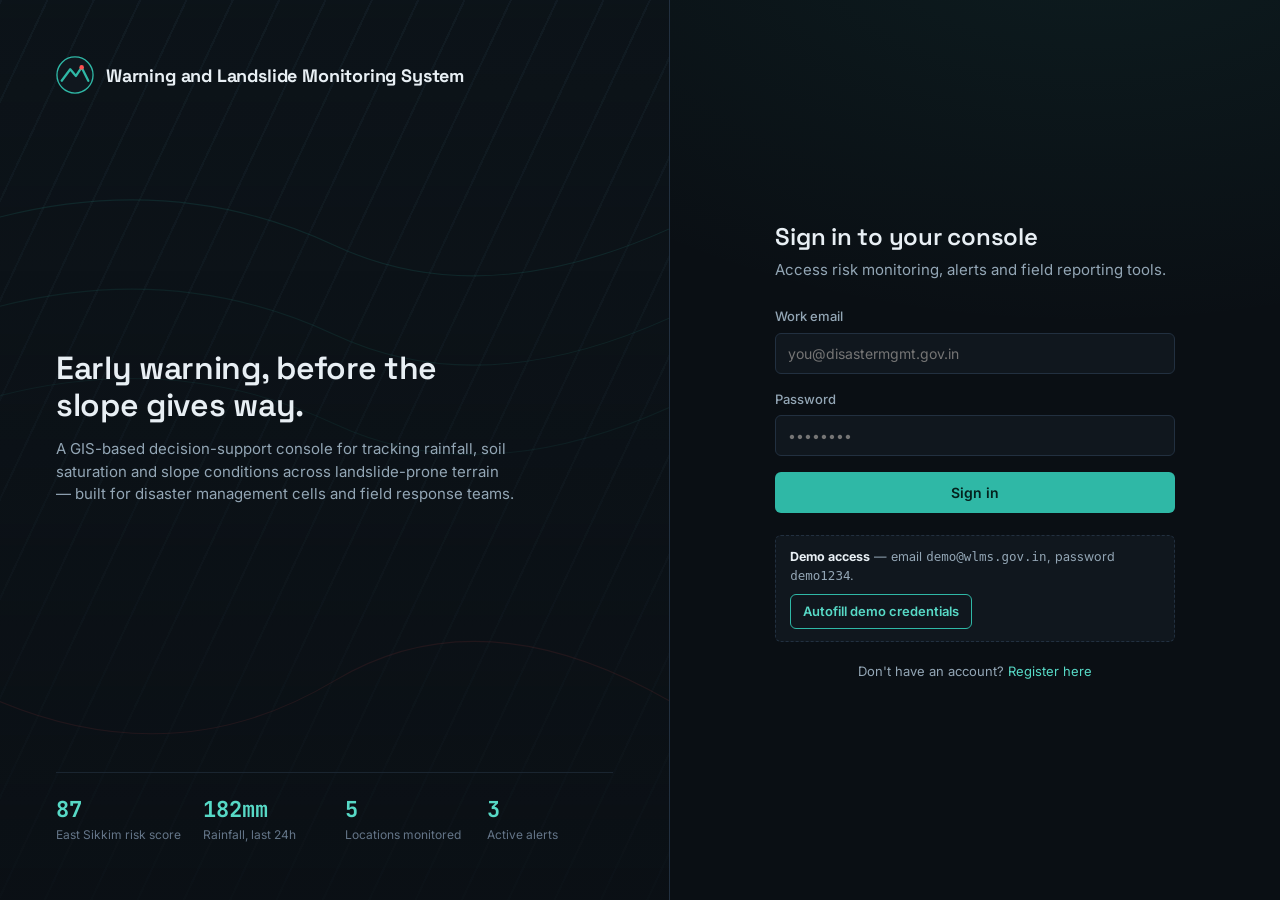
<file: warning-landslide-monitoring-system/weather.html>
<!DOCTYPE html>
<html lang="en">
<head>
<meta charset="UTF-8">
<meta name="viewport" content="width=device-width, initial-scale=1.0">
<title>Weather — Warning and Landslide Monitoring System</title>
<link rel="stylesheet" href="css/style.css">
</head>
<body>
<div class="app-shell">
  <aside class="sidebar" id="sidebar-mount"></aside>
  <div class="main-col">
    <header class="topbar" id="topbar-mount"></header>
    <main class="page">
      <div class="page-head">
        <div>
          <h1>Weather Conditions</h1>
          <div class="desc">Simulated weather readouts feeding into the landslide risk model. Demo data — not a live forecast feed.</div>
        </div>
        <select id="weather-loc-select" class="select-plain" style="max-width:220px;"></select>
      </div>

      <div class="panel panel-pad" style="margin-bottom:20px;">
        <div class="weather-hero">
          <div class="weather-icon" id="w-icon">🌧️</div>
          <div>
            <div class="wtemp" id="w-temp">18°C</div>
            <div class="text-dim" id="w-desc">Heavy rain, overcast skies</div>
          </div>
          <div style="margin-left:auto; text-align:right;">
            <div class="text-faint" style="font-size:12px;">Rainfall (24h)</div>
            <div class="mono" style="font-size:22px; font-weight:700;" id="w-rain">182 mm</div>
          </div>
        </div>
      </div>

      <div class="grid grid-4" style="margin-bottom:20px;">
        <div class="stat-card c-rain"><div class="s-label">🌧️ Rainfall (24h)</div><div class="s-value" id="w-rain2">182<small>mm</small></div></div>
        <div class="stat-card c-soil"><div class="s-label">💧 Humidity</div><div class="s-value" id="w-humidity">86<small>%</small></div></div>
        <div class="stat-card"><div class="s-label">💨 Wind Speed</div><div class="s-value" id="w-wind">14<small>km/h</small></div></div>
        <div class="stat-card"><div class="s-label">🌡️ Temperature</div><div class="s-value" id="w-temp2">18<small>°C</small></div></div>
      </div>

      <div class="panel panel-pad">
        <div class="panel-head" style="padding:0 0 14px; border:none;"><h3>7-Day Rainfall Outlook</h3></div>
        <canvas id="w-forecast" height="180"></canvas>
      </div>
    </main>
  </div>
</div>

<script src="js/data.js"></script>
<script src="js/auth.js"></script>
<script src="js/shell.js"></script>
<script src="js/weather.js"></script>
</body>
</html>
</file>
<file: warning-landslide-monitoring-system/css/style.css>
/* =========================================================
   Warning and Landslide Monitoring System — Design System
   ========================================================= */

@import url('https://fonts.googleapis.com/css2?family=Space+Grotesk:wght@500;600;700&family=Inter:wght@400;500;600;700&family=JetBrains+Mono:wght@400;500;700&display=swap');

:root{
  /* base palette */
  --bg:            #0A0F14;
  --bg-raised:     #10171E;
  --bg-panel:      #131B23;
  --bg-panel-2:    #182129;
  --border:        #223040;
  --border-soft:   #1A2530;
  --text:          #E8EFF4;
  --text-dim:      #93A6B5;
  --text-faint:    #647588;

  /* brand accent (UI chrome, not risk semantics) */
  --accent:        #2FB8A6;
  --accent-strong: #57D9C6;
  --accent-dim:    rgba(47,184,166,0.14);

  /* risk semantics — fixed meaning across the whole system */
  --risk-low:      #3ED07C;
  --risk-low-bg:   rgba(62,208,124,0.12);
  --risk-mod:      #F0C93D;
  --risk-mod-bg:   rgba(240,201,61,0.12);
  --risk-high:     #FF9A3D;
  --risk-high-bg:  rgba(255,154,61,0.13);
  --risk-crit:     #FF5252;
  --risk-crit-bg:  rgba(255,82,82,0.14);

  --radius-sm: 6px;
  --radius-md: 10px;
  --radius-lg: 16px;

  --font-display: 'Space Grotesk', sans-serif;
  --font-body: 'Inter', sans-serif;
  --font-mono: 'JetBrains Mono', monospace;

  --shadow-panel: 0 1px 0 rgba(255,255,255,0.02) inset, 0 8px 24px rgba(0,0,0,0.35);
}

*,*::before,*::after{ box-sizing: border-box; }
html,body{ height:100%; }
body{
  margin:0;
  background: radial-gradient(1200px 700px at 85% -10%, rgba(47,184,166,0.08), transparent 60%), var(--bg);
  color: var(--text);
  font-family: var(--font-body);
  font-size: 15px;
  line-height: 1.5;
  -webkit-font-smoothing: antialiased;
}
h1,h2,h3,h4{ font-family: var(--font-display); margin: 0 0 6px; font-weight: 600; letter-spacing: -0.01em; }
p{ margin: 0 0 10px; color: var(--text-dim); }
a{ color: var(--accent-strong); text-decoration:none; }
button{ font-family: var(--font-body); cursor:pointer; }
::selection{ background: var(--accent-dim); }
:focus-visible{ outline: 2px solid var(--accent-strong); outline-offset: 2px; }

.mono{ font-family: var(--font-mono); }
.text-dim{ color: var(--text-dim); }
.text-faint{ color: var(--text-faint); }

/* scrollbar */
::-webkit-scrollbar{ width:10px; height:10px; }
::-webkit-scrollbar-track{ background: transparent; }
::-webkit-scrollbar-thumb{ background: #24313d; border-radius: 8px; }
::-webkit-scrollbar-thumb:hover{ background: #2c3d4b; }

/* =========================================================
   Auth pages (login / register)
   ========================================================= */
.auth-shell{
  min-height:100vh;
  display:grid;
  grid-template-columns: 1.1fr 1fr;
}
@media (max-width: 900px){ .auth-shell{ grid-template-columns: 1fr; } .auth-visual{ display:none; } }

.auth-visual{
  position:relative;
  background:
    linear-gradient(180deg, rgba(10,15,20,0.35), rgba(10,15,20,0.85)),
    repeating-linear-gradient(115deg, #142129 0px, #142129 2px, #0d151b 2px, #0d151b 42px);
  border-right:1px solid var(--border);
  padding:56px;
  display:flex;
  flex-direction:column;
  justify-content:space-between;
  overflow:hidden;
}
.auth-visual .contour{ position:absolute; inset:0; opacity:0.5; }
.auth-visual .brand-mark{ position:relative; z-index:2; display:flex; align-items:center; gap:12px; }
.auth-visual .brand-mark .logo-dot{ width:38px;height:38px; }
.auth-visual .brand-mark span{ font-family:var(--font-display); font-weight:700; font-size:18px; letter-spacing:-0.01em; }
.auth-visual .pitch{ position:relative; z-index:2; max-width:460px; }
.auth-visual .pitch h1{ font-size:32px; line-height:1.15; margin-bottom:14px; }
.auth-visual .pitch p{ font-size:15px; }
.auth-visual .live-readout{
  position:relative; z-index:2;
  display:flex; gap:22px; flex-wrap:wrap;
  border-top:1px solid var(--border-soft); padding-top:20px;
}
.auth-visual .live-readout .stat{ min-width:120px; }
.auth-visual .live-readout .stat .val{ font-family:var(--font-mono); font-size:22px; font-weight:700; color:var(--accent-strong); }
.auth-visual .live-readout .stat .lbl{ font-size:12px; color:var(--text-faint); }

.auth-form-side{ display:flex; align-items:center; justify-content:center; padding:40px 24px; }
.auth-card{ width:100%; max-width:400px; }
.auth-card .mobile-brand{ display:none; }
@media (max-width:900px){ .auth-card .mobile-brand{ display:flex; align-items:center; gap:10px; margin-bottom:28px; } }
.auth-card h2{ font-size:24px; margin-bottom:4px; }
.auth-card .sub{ margin-bottom:26px; }

.field{ margin-bottom:16px; }
.field label{ display:block; font-size:13px; color: var(--text-dim); margin-bottom:6px; font-weight:500; }
.field input, .field select, .field textarea{
  width:100%;
  background: var(--bg-raised);
  border:1px solid var(--border);
  color: var(--text);
  padding:11px 12px;
  border-radius: var(--radius-sm);
  font-size:14px;
  font-family: var(--font-body);
  transition: border-color .15s ease, box-shadow .15s ease;
}
.field input:focus, .field select:focus, .field textarea:focus{
  border-color: var(--accent);
  box-shadow: 0 0 0 3px var(--accent-dim);
  outline:none;
}
.field .hint{ font-size:12px; color:var(--text-faint); margin-top:5px; }
.select-plain{
  background: var(--bg-raised);
  border:1px solid var(--border);
  color: var(--text);
  padding:9px 12px;
  border-radius: var(--radius-sm);
  font-size:13.5px;
  font-family: var(--font-body);
}
.select-plain:focus{ border-color: var(--accent); outline:none; box-shadow:0 0 0 3px var(--accent-dim); }
.field-row{ display:grid; grid-template-columns:1fr 1fr; gap:14px; }
@media (max-width:520px){ .field-row{ grid-template-columns:1fr; } }

.btn{
  display:inline-flex; align-items:center; justify-content:center; gap:8px;
  border-radius: var(--radius-sm);
  border:1px solid transparent;
  padding:11px 18px;
  font-size:14px; font-weight:600;
  transition: transform .08s ease, background .15s ease, border-color .15s ease;
}
.btn:active{ transform: translateY(1px); }
.btn-primary{ background: var(--accent); color:#04211D; }
.btn-primary:hover{ background: var(--accent-strong); }
.btn-block{ width:100%; }
.btn-ghost{ background: transparent; border-color: var(--border); color: var(--text); }
.btn-ghost:hover{ border-color: var(--accent); color: var(--accent-strong); }
.btn-outline{ background: transparent; border-color: var(--accent); color: var(--accent-strong); }
.btn-outline:hover{ background: var(--accent-dim); }
.btn-sm{ padding:7px 12px; font-size:13px; }
.btn-danger{ background: rgba(255,82,82,0.14); border-color: rgba(255,82,82,0.4); color:#ffb3b3; }
.btn-danger:hover{ background: rgba(255,82,82,0.24); }

.auth-foot{ margin-top:20px; font-size:13px; color:var(--text-dim); text-align:center; }
.demo-note{
  margin-top:22px; padding:12px 14px; border-radius:var(--radius-sm);
  border:1px dashed var(--border); background:var(--bg-raised); font-size:12.5px; color:var(--text-dim);
}
.demo-note b{ color: var(--text); }
.form-error{ display:none; background:rgba(255,82,82,0.12); border:1px solid rgba(255,82,82,0.35); color:#ffb3b3; padding:10px 12px; border-radius:var(--radius-sm); font-size:13px; margin-bottom:16px; }
.form-success{ display:none; background:rgba(62,208,124,0.12); border:1px solid rgba(62,208,124,0.35); color:#a4f0c1; padding:10px 12px; border-radius:var(--radius-sm); font-size:13px; margin-bottom:16px; }

/* =========================================================
   App shell (sidebar + topbar) — used by all internal pages
   ========================================================= */
.app-shell{ display:grid; grid-template-columns: 232px 1fr; min-height:100vh; }
@media (max-width:980px){ .app-shell{ grid-template-columns: 1fr; } }

.sidebar{
  background: var(--bg-raised);
  border-right:1px solid var(--border);
  padding:18px 14px;
  display:flex; flex-direction:column;
  position:sticky; top:0; height:100vh; overflow-y:auto;
}
@media (max-width:980px){
  .sidebar{ position:fixed; z-index:60; left:0; top:0; width:232px; transform:translateX(-100%); transition:transform .2s ease; box-shadow:20px 0 40px rgba(0,0,0,0.4); }
  .sidebar.open{ transform:translateX(0); }
}
.sidebar .brand{ display:flex; align-items:center; gap:10px; padding:6px 8px 20px; border-bottom:1px solid var(--border-soft); margin-bottom:14px; }
.sidebar .brand .logo-dot{ width:30px; height:30px; flex:none; }
.sidebar .brand .name{ font-family:var(--font-display); font-weight:700; font-size:14px; line-height:1.2; }
.sidebar .brand .name small{ display:block; font-family:var(--font-body); font-weight:400; color:var(--text-faint); font-size:11px; }

.nav-group{ margin-bottom:6px; }
.nav-group .grp-label{ font-size:11px; text-transform:uppercase; letter-spacing:.06em; color:var(--text-faint); padding:12px 10px 6px; }
.nav-link{
  display:flex; align-items:center; gap:11px;
  padding:9px 10px; border-radius:8px; color:var(--text-dim);
  font-size:13.5px; font-weight:500; margin-bottom:2px;
  border:1px solid transparent;
}
.nav-link svg{ width:17px; height:17px; flex:none; opacity:.85; }
.nav-link:hover{ background: var(--bg-panel-2); color:var(--text); }
.nav-link.active{ background: var(--accent-dim); color: var(--accent-strong); border-color: rgba(47,184,166,0.3); }
.nav-link .badge-count{ margin-left:auto; background:var(--risk-crit); color:#fff; font-size:10.5px; font-weight:700; padding:1px 6px; border-radius:20px; font-family:var(--font-mono); }

.sidebar-foot{ margin-top:auto; padding-top:14px; border-top:1px solid var(--border-soft); }
.user-chip{ display:flex; align-items:center; gap:10px; padding:8px; border-radius:8px; }
.user-chip .avatar{ width:32px; height:32px; border-radius:50%; background:linear-gradient(135deg,var(--accent),#1b6b60); display:flex; align-items:center; justify-content:center; font-weight:700; font-size:13px; color:#04211D; flex:none; }
.user-chip .uinfo{ overflow:hidden; }
.user-chip .uinfo .uname{ font-size:13px; font-weight:600; white-space:nowrap; overflow:hidden; text-overflow:ellipsis; }
.user-chip .uinfo .urole{ font-size:11px; color:var(--text-faint); }
.logout-link{ display:flex; align-items:center; gap:8px; margin-top:8px; font-size:12.5px; color:var(--text-faint); padding:8px; border-radius:8px; }
.logout-link:hover{ background:var(--bg-panel-2); color:#ffb3b3; }

.main-col{ min-width:0; }
.topbar{
  position:sticky; top:0; z-index:40;
  display:flex; align-items:center; gap:16px;
  padding:14px 26px; border-bottom:1px solid var(--border);
  background: rgba(10,15,20,0.85); backdrop-filter: blur(10px);
}
.topbar .menu-btn{ display:none; background:none; border:1px solid var(--border); border-radius:8px; padding:7px 9px; color:var(--text); }
@media (max-width:980px){ .topbar .menu-btn{ display:inline-flex; } }
.topbar h1{ font-size:18px; margin:0; }
.topbar .crumb{ font-size:12px; color:var(--text-faint); }
.topbar .spacer{ flex:1; }
.topbar .clock{ font-family:var(--font-mono); font-size:12.5px; color:var(--text-dim); border:1px solid var(--border); padding:6px 10px; border-radius:8px; }
.topbar .bell{ position:relative; background:var(--bg-panel); border:1px solid var(--border); width:36px;height:36px; border-radius:9px; display:flex;align-items:center;justify-content:center; color:var(--text-dim); }
.topbar .bell .dot{ position:absolute; top:-4px; right:-4px; background:var(--risk-crit); color:#fff; font-size:10px; font-weight:700; min-width:16px; height:16px; border-radius:20px; display:flex; align-items:center; justify-content:center; font-family:var(--font-mono); }

.page{ padding:26px; max-width:1500px; }
.page-head{ display:flex; align-items:flex-end; justify-content:space-between; gap:16px; margin-bottom:20px; flex-wrap:wrap; }
.page-head h1{ font-size:22px; }
.page-head .desc{ color:var(--text-dim); font-size:13.5px; margin-top:4px; }

/* =========================================================
   Cards / panels
   ========================================================= */
.panel{
  background: var(--bg-panel);
  border:1px solid var(--border);
  border-radius: var(--radius-lg);
  box-shadow: var(--shadow-panel);
}
.panel-pad{ padding:20px; }
.panel-head{ display:flex; align-items:center; justify-content:space-between; padding:16px 20px; border-bottom:1px solid var(--border-soft); }
.panel-head h3{ font-size:14px; margin:0; }
.panel-head .tag{ font-size:11px; color:var(--text-faint); font-family:var(--font-mono); }

.grid{ display:grid; gap:18px; }
.grid-4{ grid-template-columns:repeat(4,1fr); }
.grid-3{ grid-template-columns:repeat(3,1fr); }
.grid-2{ grid-template-columns:repeat(2,1fr); }
@media (max-width:1200px){ .grid-4{ grid-template-columns:repeat(2,1fr);} .grid-3{grid-template-columns:repeat(2,1fr);} }
@media (max-width:640px){ .grid-4,.grid-3,.grid-2{ grid-template-columns:1fr; } }

/* stat card w/ meaning-coded accent bar (not decorative) */
.stat-card{
  position:relative; overflow:hidden;
  background:var(--bg-panel); border:1px solid var(--border); border-radius:var(--radius-md);
  padding:16px 18px 16px 20px;
}
.stat-card::before{ content:''; position:absolute; left:0; top:0; bottom:0; width:4px; background:var(--accent); }
.stat-card.c-rain::before{ background:#4CA6E0; }
.stat-card.c-soil::before{ background:#B08150; }
.stat-card.c-slope::before{ background:#8C79E0; }
.stat-card.c-elev::before{ background:#63C4B0; }
.stat-card.c-hist::before{ background:#E0A24C; }
.stat-card.c-low::before{ background:var(--risk-low); }
.stat-card.c-mod::before{ background:var(--risk-mod); }
.stat-card.c-high::before{ background:var(--risk-high); }
.stat-card.c-crit::before{ background:var(--risk-crit); }
.stat-card .s-label{ font-size:12px; color:var(--text-faint); display:flex; align-items:center; gap:6px; margin-bottom:8px; }
.stat-card .s-value{ font-family:var(--font-mono); font-size:26px; font-weight:700; line-height:1; }
.stat-card .s-value small{ font-size:14px; color:var(--text-faint); font-weight:500; }
.stat-card .s-sub{ font-size:11.5px; color:var(--text-faint); margin-top:6px; }

/* badges */
.badge{ display:inline-flex; align-items:center; gap:6px; font-size:11.5px; font-weight:700; padding:4px 10px; border-radius:20px; letter-spacing:.02em; }
.badge-dot{ width:7px;height:7px;border-radius:50%; background:currentColor; }
.badge-low{ background:var(--risk-low-bg); color:var(--risk-low); }
.badge-mod{ background:var(--risk-mod-bg); color:var(--risk-mod); }
.badge-high{ background:var(--risk-high-bg); color:var(--risk-high); }
.badge-crit{ background:var(--risk-crit-bg); color:var(--risk-crit); animation:pulseGlow 2s infinite; }
@keyframes pulseGlow{ 0%,100%{ box-shadow:0 0 0 0 rgba(255,82,82,0.35);} 50%{ box-shadow:0 0 0 6px rgba(255,82,82,0);} }

/* =========================================================
   Risk meter (animated gauge)
   ========================================================= */
.risk-meter-wrap{ display:flex; flex-direction:column; align-items:center; gap:10px; padding:6px 0 2px; }
.risk-meter{ position:relative; width:220px; height:130px; }
.risk-meter svg{ width:100%; height:100%; overflow:visible; }
.risk-meter .track{ fill:none; stroke:#1c2933; stroke-width:16; stroke-linecap:round; }
.risk-meter .arc-seg{ fill:none; stroke-width:16; }
.risk-meter .needle{ transform-origin: 110px 110px; transition: transform 1.1s cubic-bezier(.34,1.56,.64,1); }
.risk-meter .needle-base{ fill:var(--text); }
.risk-meter .readout{ position:absolute; left:0; right:0; bottom:0; text-align:center; }
.risk-meter .readout .score{ font-family:var(--font-mono); font-size:34px; font-weight:700; }
.risk-meter .readout .of100{ font-size:13px; color:var(--text-faint); }
.risk-scale-legend{ display:flex; gap:14px; flex-wrap:wrap; justify-content:center; font-size:11.5px; color:var(--text-faint); }
.risk-scale-legend span{ display:inline-flex; align-items:center; gap:5px; }
.risk-scale-legend i{ width:8px; height:8px; border-radius:50%; display:inline-block; }

/* location banner */
.location-banner{
  display:flex; align-items:center; gap:18px; flex-wrap:wrap;
  padding:16px 20px; border-radius:var(--radius-lg);
  background: linear-gradient(90deg, rgba(255,82,82,0.09), transparent 60%), var(--bg-panel);
  border:1px solid var(--border);
  margin-bottom:20px;
}
.location-banner .loc-name{ font-family:var(--font-display); font-size:19px; font-weight:700; }
.location-banner .loc-meta{ font-size:12px; color:var(--text-faint); }
.location-banner .warn-line{ display:flex; align-items:center; gap:8px; color:var(--risk-crit); font-weight:600; font-size:13.5px; margin-left:auto; }

/* tables */
table{ width:100%; border-collapse:collapse; font-size:13.5px; }
th{ text-align:left; font-size:11.5px; text-transform:uppercase; letter-spacing:.04em; color:var(--text-faint); padding:10px 14px; border-bottom:1px solid var(--border); font-weight:600; }
td{ padding:12px 14px; border-bottom:1px solid var(--border-soft); color:var(--text); }
tr:last-child td{ border-bottom:none; }
tbody tr:hover{ background: var(--bg-panel-2); }

/* map */
#gis-map, #dashboard-map{ width:100%; border-radius:var(--radius-lg); overflow:hidden; border:1px solid var(--border); background:#0d151b; }
.leaflet-popup-content-wrapper{ background:var(--bg-panel); color:var(--text); border-radius:10px; border:1px solid var(--border); }
.leaflet-popup-tip{ background:var(--bg-panel); }
.leaflet-popup-content{ margin:14px 16px; font-family:var(--font-body); }
.map-popup h4{ margin:0 0 6px; font-size:14px; }
.map-popup .prow{ display:flex; justify-content:space-between; font-size:12.5px; padding:3px 0; color:var(--text-dim); }
.map-popup .prow b{ color:var(--text); font-family:var(--font-mono); }
.map-layers-panel{ position:absolute; top:14px; right:14px; z-index:500; background:var(--bg-panel); border:1px solid var(--border); border-radius:10px; padding:12px 14px; font-size:12.5px; min-width:170px; box-shadow:var(--shadow-panel); }
.map-layers-panel .lyr-title{ font-weight:600; margin-bottom:8px; color:var(--text-dim); font-size:11px; text-transform:uppercase; letter-spacing:.04em;}
.map-layers-panel label{ display:flex; align-items:center; gap:8px; padding:4px 0; }
.map-wrap{ position:relative; }
.map-legend{ position:absolute; bottom:14px; left:14px; z-index:500; background:var(--bg-panel); border:1px solid var(--border); border-radius:10px; padding:10px 14px; font-size:11.5px; display:flex; gap:12px; box-shadow:var(--shadow-panel); }
.map-legend span{ display:flex; align-items:center; gap:6px; }
.map-legend i{ width:9px;height:9px;border-radius:50%; }

/* alerts */
.alert-card{ display:flex; gap:14px; padding:16px 18px; border-radius:var(--radius-md); border:1px solid var(--border); background:var(--bg-panel); margin-bottom:12px; }
.alert-card.sev-critical{ border-left:4px solid var(--risk-crit); }
.alert-card.sev-high{ border-left:4px solid var(--risk-high); }
.alert-card.sev-moderate{ border-left:4px solid var(--risk-mod); }
.alert-card .a-icon{ font-size:20px; }
.alert-card .a-body{ flex:1; }
.alert-card .a-title{ font-weight:700; font-size:14px; display:flex; align-items:center; gap:10px; flex-wrap:wrap; }
.alert-card .a-meta{ font-size:12px; color:var(--text-faint); margin-top:3px; }
.alert-card .a-actions{ display:flex; gap:8px; margin-top:10px; flex-wrap:wrap; }
.alert-card.acknowledged{ opacity:0.55; }

/* forms extra */
.upload-box{
  border:1.5px dashed var(--border); border-radius:var(--radius-md); padding:22px; text-align:center; cursor:pointer;
  color:var(--text-faint); font-size:13px; background:var(--bg-raised);
}
.upload-box:hover{ border-color:var(--accent); color:var(--text-dim); }
.img-preview{ margin-top:12px; max-width:100%; border-radius:10px; border:1px solid var(--border); display:none; }

.report-card{ display:flex; gap:14px; padding:14px 16px; border:1px solid var(--border); border-radius:var(--radius-md); margin-bottom:10px; background:var(--bg-panel); }
.report-card img{ width:64px;height:64px;border-radius:8px;object-fit:cover; border:1px solid var(--border); flex:none; }
.report-card .r-body{ flex:1; }
.report-card .r-type{ font-weight:600; font-size:13.5px; }
.report-card .r-meta{ font-size:11.5px; color:var(--text-faint); margin-top:2px; }
.report-card .r-desc{ font-size:12.5px; color:var(--text-dim); margin-top:6px; }

/* progress / bars */
.bar-row{ display:flex; align-items:center; gap:12px; margin-bottom:14px; }
.bar-row .b-label{ width:110px; font-size:13px; color:var(--text-dim); flex:none; display:flex; align-items:center; gap:7px; }
.bar-track{ flex:1; height:10px; background:#1a252e; border-radius:20px; overflow:hidden; }
.bar-fill{ height:100%; border-radius:20px; transition:width 1s ease; }
.bar-row .b-pct{ width:44px; text-align:right; font-family:var(--font-mono); font-size:13px; flex:none; }

/* priority ranking */
.priority-card{ display:grid; grid-template-columns:44px 1fr auto; gap:16px; align-items:center; padding:16px 18px; border:1px solid var(--border); border-radius:var(--radius-md); background:var(--bg-panel); margin-bottom:12px; }
.priority-rank{ width:40px; height:40px; border-radius:10px; display:flex; align-items:center; justify-content:center; font-family:var(--font-mono); font-weight:700; font-size:16px; background:var(--bg-raised); border:1px solid var(--border); }
.priority-card .p-name{ font-weight:700; font-size:15px; }
.priority-card .p-sub{ display:flex; gap:16px; margin-top:6px; flex-wrap:wrap; font-size:12px; color:var(--text-faint); }
.priority-card .p-sub b{ color:var(--text-dim); font-family:var(--font-mono); }

/* toggles / settings */
.switch{ position:relative; width:42px; height:24px; flex:none; }
.switch input{ opacity:0; width:0; height:0; }
.switch .slider{ position:absolute; inset:0; background:#233140; border-radius:20px; transition:.2s; cursor:pointer; }
.switch .slider::before{ content:''; position:absolute; width:18px; height:18px; left:3px; top:3px; background:#fff; border-radius:50%; transition:.2s; }
.switch input:checked + .slider{ background:var(--accent); }
.switch input:checked + .slider::before{ transform:translateX(18px); }
.settings-row{ display:flex; align-items:center; justify-content:space-between; padding:16px 0; border-bottom:1px solid var(--border-soft); gap:20px; }
.settings-row:last-child{ border-bottom:none; }
.settings-row .sr-title{ font-weight:600; font-size:14px; }
.settings-row .sr-desc{ font-size:12.5px; color:var(--text-faint); margin-top:3px; }
.theme-swatch{ display:flex; gap:10px; }
.theme-swatch button{ width:34px;height:34px;border-radius:9px;border:2px solid var(--border); }
.theme-swatch button.active{ border-color:var(--accent-strong); }

/* toasts */
#toast-root{ position:fixed; top:20px; right:20px; z-index:9999; display:flex; flex-direction:column; gap:10px; }
.toast{ background:var(--bg-panel); border:1px solid var(--border); border-left:4px solid var(--accent); padding:13px 16px; border-radius:10px; font-size:13.5px; box-shadow:var(--shadow-panel); min-width:260px; animation:toastIn .25s ease; }
.toast.success{ border-left-color:var(--risk-low); }
.toast.error{ border-left-color:var(--risk-crit); }
.toast.warn{ border-left-color:var(--risk-high); }
@keyframes toastIn{ from{ opacity:0; transform:translateX(20px);} to{ opacity:1; transform:translateX(0);} }

.empty-state{ text-align:center; padding:50px 20px; color:var(--text-faint); }
.empty-state .ic{ font-size:34px; margin-bottom:10px; }

.section-title{ display:flex; align-items:center; justify-content:between; margin:32px 0 14px; }
.section-title h2{ font-size:16px; }

.chip-row{ display:flex; gap:8px; flex-wrap:wrap; }
.chip{ padding:6px 13px; border-radius:20px; border:1px solid var(--border); font-size:12.5px; color:var(--text-dim); background:var(--bg-raised); }
.chip.active{ border-color:var(--accent); color:var(--accent-strong); background:var(--accent-dim); }

.flow-strip{ display:flex; align-items:center; gap:6px; flex-wrap:wrap; font-size:12px; color:var(--text-faint); margin-bottom:18px; }
.flow-strip .fs-step{ padding:5px 10px; border-radius:20px; border:1px solid var(--border); }
.flow-strip .fs-step.done{ color:var(--risk-low); border-color:rgba(62,208,124,0.35); }
.flow-strip .fs-arrow{ opacity:.5; }

canvas{ max-width:100%; }

.safety-card{ padding:20px; border-radius:var(--radius-md); border:1px solid var(--border); background:var(--bg-panel); }
.safety-card h4{ font-size:15px; display:flex; align-items:center; gap:8px; }
.safety-card ul{ margin:8px 0 0; padding-left:18px; color:var(--text-dim); font-size:13.5px; }
.safety-card li{ margin-bottom:6px; }

.weather-hero{ display:flex; align-items:center; gap:26px; flex-wrap:wrap; }
.weather-hero .wtemp{ font-family:var(--font-mono); font-size:52px; font-weight:700; }
.weather-icon{ font-size:52px; }

hr.sep{ border:none; border-top:1px solid var(--border-soft); margin:18px 0; }
</file>
